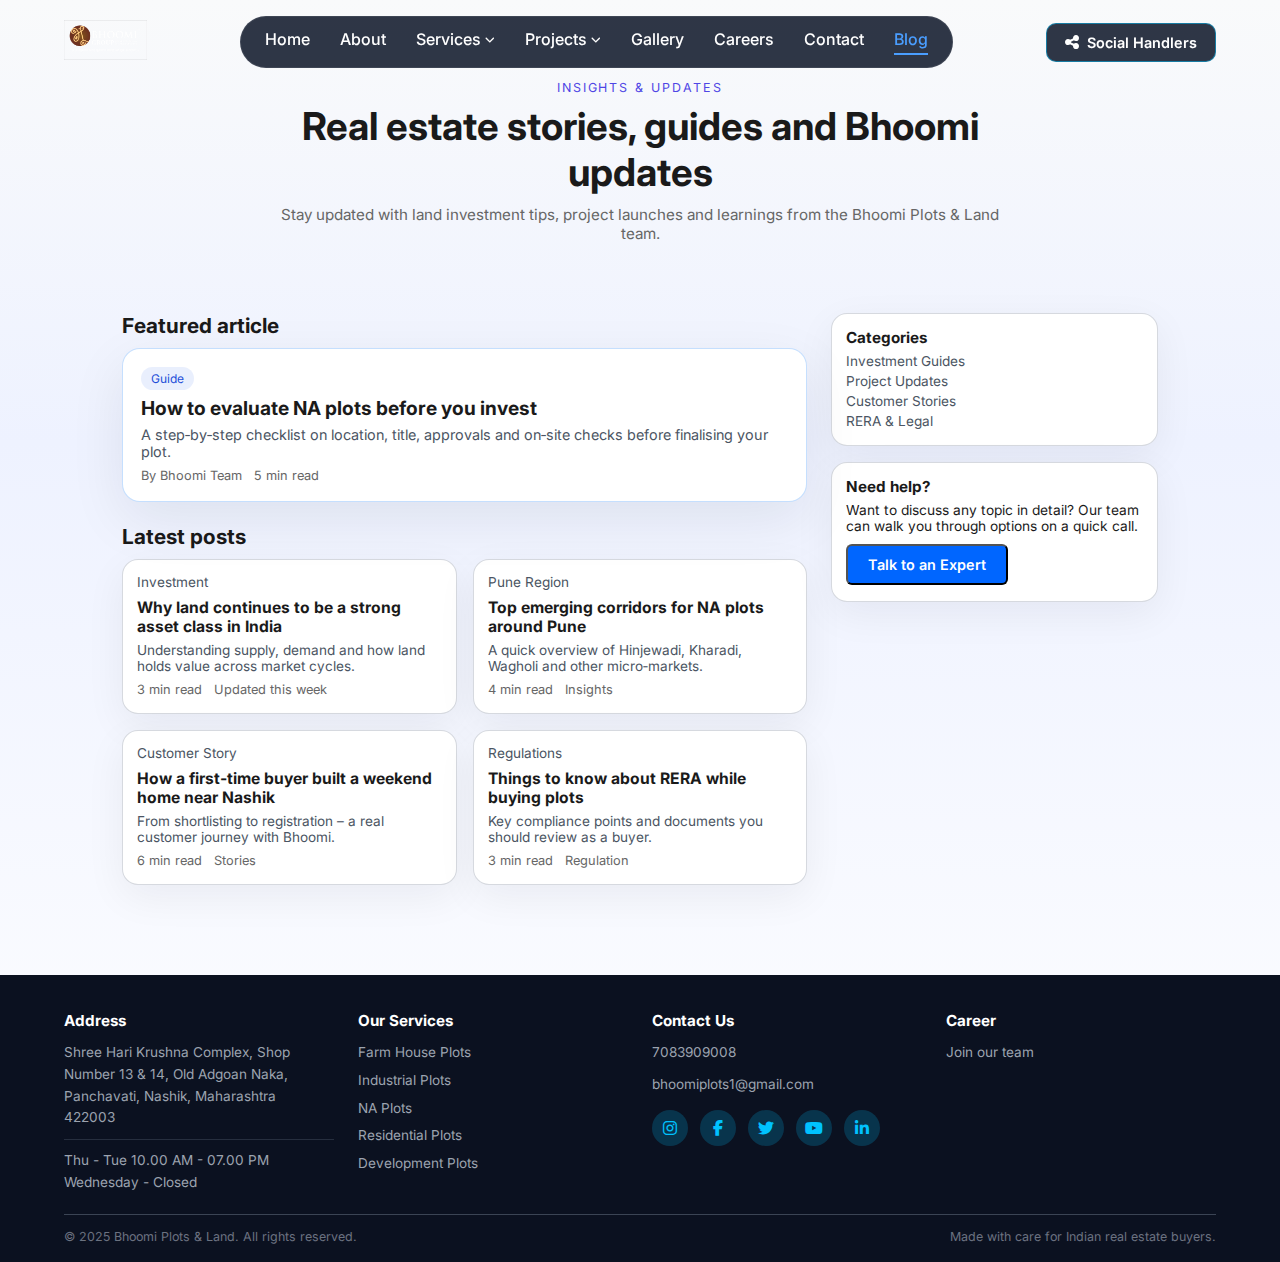
<file: blog.html>
<!DOCTYPE html>
<html lang="en">
  <head>
    <meta charset="UTF-8" />
    <meta name="viewport" content="width=device-width, initial-scale=1.0" />
    <title>Blog – Bhoomi Plots &amp; Land</title>
    <link
      href="https://fonts.googleapis.com/css2?family=Inter:wght@300;400;500;600;700&display=swap"
      rel="stylesheet" />
    <link
      rel="stylesheet"
      href="https://cdnjs.cloudflare.com/ajax/libs/font-awesome/6.4.0/css/all.min.css" />
    <link rel="stylesheet" href="./styles.css" />
  </head>
  <body class="blog-page">
    <nav class="navbar">
      <div>
        <img
          src="bhoomi-logo-white-1-1536x526.png"
          alt="Bhoomi Plots and Land"
          style="height: 40px; width: auto;" />
      </div>
      <button
        class="nav-toggle"
        id="navToggle"
        aria-label="Toggle menu"
        aria-expanded="false">
        <i class="fas fa-bars"></i>
      </button>
      <div class="nav-links">
        <a href="index.html">Home</a>
        <a href="about.html">About</a>

        <div class="nav-item has-dropdown">
          <a href="services.html">
            Services
            <i class="fas fa-chevron-down nav-caret"></i>
          </a>
          <div class="nav-dropdown">
            <a href="#">Sales</a>
            <a href="#">Marketing &amp; Branding</a>
            <a href="#">After Sales Services</a>
            <a href="#">Project Analysis</a>
          </div>
        </div>

        <div class="nav-item has-dropdown">
          <a href="projects.html">
            Projects
            <i class="fas fa-chevron-down nav-caret"></i>
          </a>
          <div class="nav-dropdown">
            <a href="projects-lands.html">Lands</a>
            <a href="projects-plots.html">Plots</a>
            <a href="projects-residential.html">Residential</a>
          </div>
        </div>

        <a href="gallery.html">Gallery</a>
        <a href="careers.html">Careers</a>
        <a href="contact.html">Contact</a>
        <a href="blog.html" class="active">Blog</a>
      </div>
      <div class="nav-actions nav-auth">
        <button type="button" class="btn-social-handlers" id="socialHandlersBtn" aria-label="Open social links">
          <i class="fas fa-share-nodes"></i> Social Handlers
        </button>
      </div>
    </nav>

    <!-- Social Handlers Popup -->
    <div class="social-popup-backdrop" id="socialPopbackdrop" aria-hidden="true">
      <div class="social-popup-panel">
        <button type="button" class="social-popup-close" id="socialPopClose" aria-label="Close">&times;</button>
        <h3 class="social-popup-title">Connect with us</h3>
        <p class="social-popup-subtitle">Follow Bhoomi Plots &amp; Land</p>
        <div class="social-popup-icons">
          <a href="https://www.instagram.com/bhoomigroup15/" target="_blank" rel="noopener noreferrer" class="social-popup-icon" aria-label="Instagram"><i class="fab fa-instagram"></i></a>
          <a href="https://www.facebook.com/bhoomiplots1" target="_blank" rel="noopener noreferrer" class="social-popup-icon" aria-label="Facebook"><i class="fab fa-facebook-f"></i></a>
          <a href="https://x.com/bhoomiplots" target="_blank" rel="noopener noreferrer" class="social-popup-icon" aria-label="X (Twitter)"><i class="fab fa-twitter"></i></a>
          <a href="https://www.youtube.com/@BhoomiGroup15" target="_blank" rel="noopener noreferrer" class="social-popup-icon" aria-label="YouTube"><i class="fab fa-youtube"></i></a>
          <a href="https://in.linkedin.com/company/bhoomigroup15" target="_blank" rel="noopener noreferrer" class="social-popup-icon" aria-label="LinkedIn"><i class="fab fa-linkedin-in"></i></a>
        </div>
      </div>
    </div>

    <header class="blog-hero">
      <div class="blog-hero-content">
        <p class="blog-kicker">Insights &amp; Updates</p>
        <h1>Real estate stories, guides and Bhoomi updates</h1>
        <p class="blog-lead">
          Stay updated with land investment tips, project launches and
          learnings from the Bhoomi Plots &amp; Land team.
        </p>
      </div>
    </header>

    <section class="blog-layout">
      <main class="blog-main">
        <section class="blog-featured">
          <h2>Featured article</h2>
          <article class="blog-feature-card">
            <div class="blog-feature-badge">Guide</div>
            <h3>How to evaluate NA plots before you invest</h3>
            <p>
              A step‑by‑step checklist on location, title, approvals and on‑site
              checks before finalising your plot.
            </p>
            <div class="blog-meta">
              <span>By Bhoomi Team</span>
              <span>5 min read</span>
            </div>
          </article>
        </section>

        <section class="blog-grid-section">
          <h2>Latest posts</h2>
          <div class="blog-grid">
            <article class="blog-card">
              <p class="blog-tag">Investment</p>
              <h3>Why land continues to be a strong asset class in India</h3>
              <p>
                Understanding supply, demand and how land holds value across
                market cycles.
              </p>
              <div class="blog-meta">
                <span>3 min read</span>
                <span>Updated this week</span>
              </div>
            </article>

            <article class="blog-card">
              <p class="blog-tag">Pune Region</p>
              <h3>Top emerging corridors for NA plots around Pune</h3>
              <p>
                A quick overview of Hinjewadi, Kharadi, Wagholi and other
                micro‑markets.
              </p>
              <div class="blog-meta">
                <span>4 min read</span>
                <span>Insights</span>
              </div>
            </article>

            <article class="blog-card">
              <p class="blog-tag">Customer Story</p>
              <h3>How a first‑time buyer built a weekend home near Nashik</h3>
              <p>
                From shortlisting to registration – a real customer journey with
                Bhoomi.
              </p>
              <div class="blog-meta">
                <span>6 min read</span>
                <span>Stories</span>
              </div>
            </article>

            <article class="blog-card">
              <p class="blog-tag">Regulations</p>
              <h3>Things to know about RERA while buying plots</h3>
              <p>
                Key compliance points and documents you should review as a
                buyer.
              </p>
              <div class="blog-meta">
                <span>3 min read</span>
                <span>Regulation</span>
              </div>
            </article>
          </div>
        </section>
      </main>

      <aside class="blog-sidebar">
        <section class="blog-widget">
          <h3>Categories</h3>
          <ul>
            <li><a href="#">Investment Guides</a></li>
            <li><a href="#">Project Updates</a></li>
            <li><a href="#">Customer Stories</a></li>
            <li><a href="#">RERA &amp; Legal</a></li>
          </ul>
        </section>

        <section class="blog-widget">
          <h3>Need help?</h3>
          <p>
            Want to discuss any topic in detail? Our team can walk you through
            options on a quick call.
          </p>
          <button class="btn-primary blog-cta-btn">Talk to an Expert</button>
        </section>
      </aside>
    </section>

    <footer class="footer">
      <div class="footer-inner">
        <div class="footer-col">
          <h4>Address</h4>
          <p class="footer-address">
            Shree Hari Krushna Complex, Shop<br />
            Number 13 &amp; 14, Old Adgoan Naka,<br />
            Panchavati, Nashik, Maharashtra<br />
            422003
          </p>
          <p class="footer-hours">
            Thu - Tue 10.00 AM - 07.00 PM<br />
            Wednesday - Closed
          </p>
        </div>
        <div class="footer-col">
          <h4>Our Services</h4>
          <ul>
            <li><a href="services.html">Farm House Plots</a></li>
            <li><a href="services.html">Industrial Plots</a></li>
            <li><a href="services.html">NA Plots</a></li>
            <li><a href="services.html">Residential Plots</a></li>
            <li><a href="services.html">Development Plots</a></li>
          </ul>
        </div>
        <div class="footer-col">
          <h4>Contact Us</h4>
          <p><a href="tel:+917083909008">7083909008</a></p>
          <p><a href="mailto:bhoomiplots1@gmail.com">bhoomiplots1@gmail.com</a></p>
          <div class="footer-social">
            <a href="https://www.instagram.com/bhoomigroup15/" target="_blank" rel="noopener noreferrer" aria-label="Instagram"><i class="fab fa-instagram"></i></a>
            <a href="https://www.facebook.com/bhoomiplots1" target="_blank" rel="noopener noreferrer" aria-label="Facebook"><i class="fab fa-facebook-f"></i></a>
            <a href="https://x.com/bhoomiplots" target="_blank" rel="noopener noreferrer" aria-label="X (Twitter)"><i class="fab fa-twitter"></i></a>
            <a href="https://www.youtube.com/@BhoomiGroup15" target="_blank" rel="noopener noreferrer" aria-label="YouTube"><i class="fab fa-youtube"></i></a>
            <a href="https://in.linkedin.com/company/bhoomigroup15" target="_blank" rel="noopener noreferrer" aria-label="LinkedIn"><i class="fab fa-linkedin-in"></i></a>
          </div>
        </div>
        <div class="footer-col">
          <h4>Career</h4>
          <p><a href="careers.html">Join our team</a></p>
        </div>
      </div>
      <div class="footer-bottom">
        <span>© 2025 Bhoomi Plots &amp; Land. All rights reserved.</span>
        <span>Made with care for Indian real estate buyers.</span>
      </div>
    </footer>

    <script src="script.js"></script>
  </body>
</html>
</file>
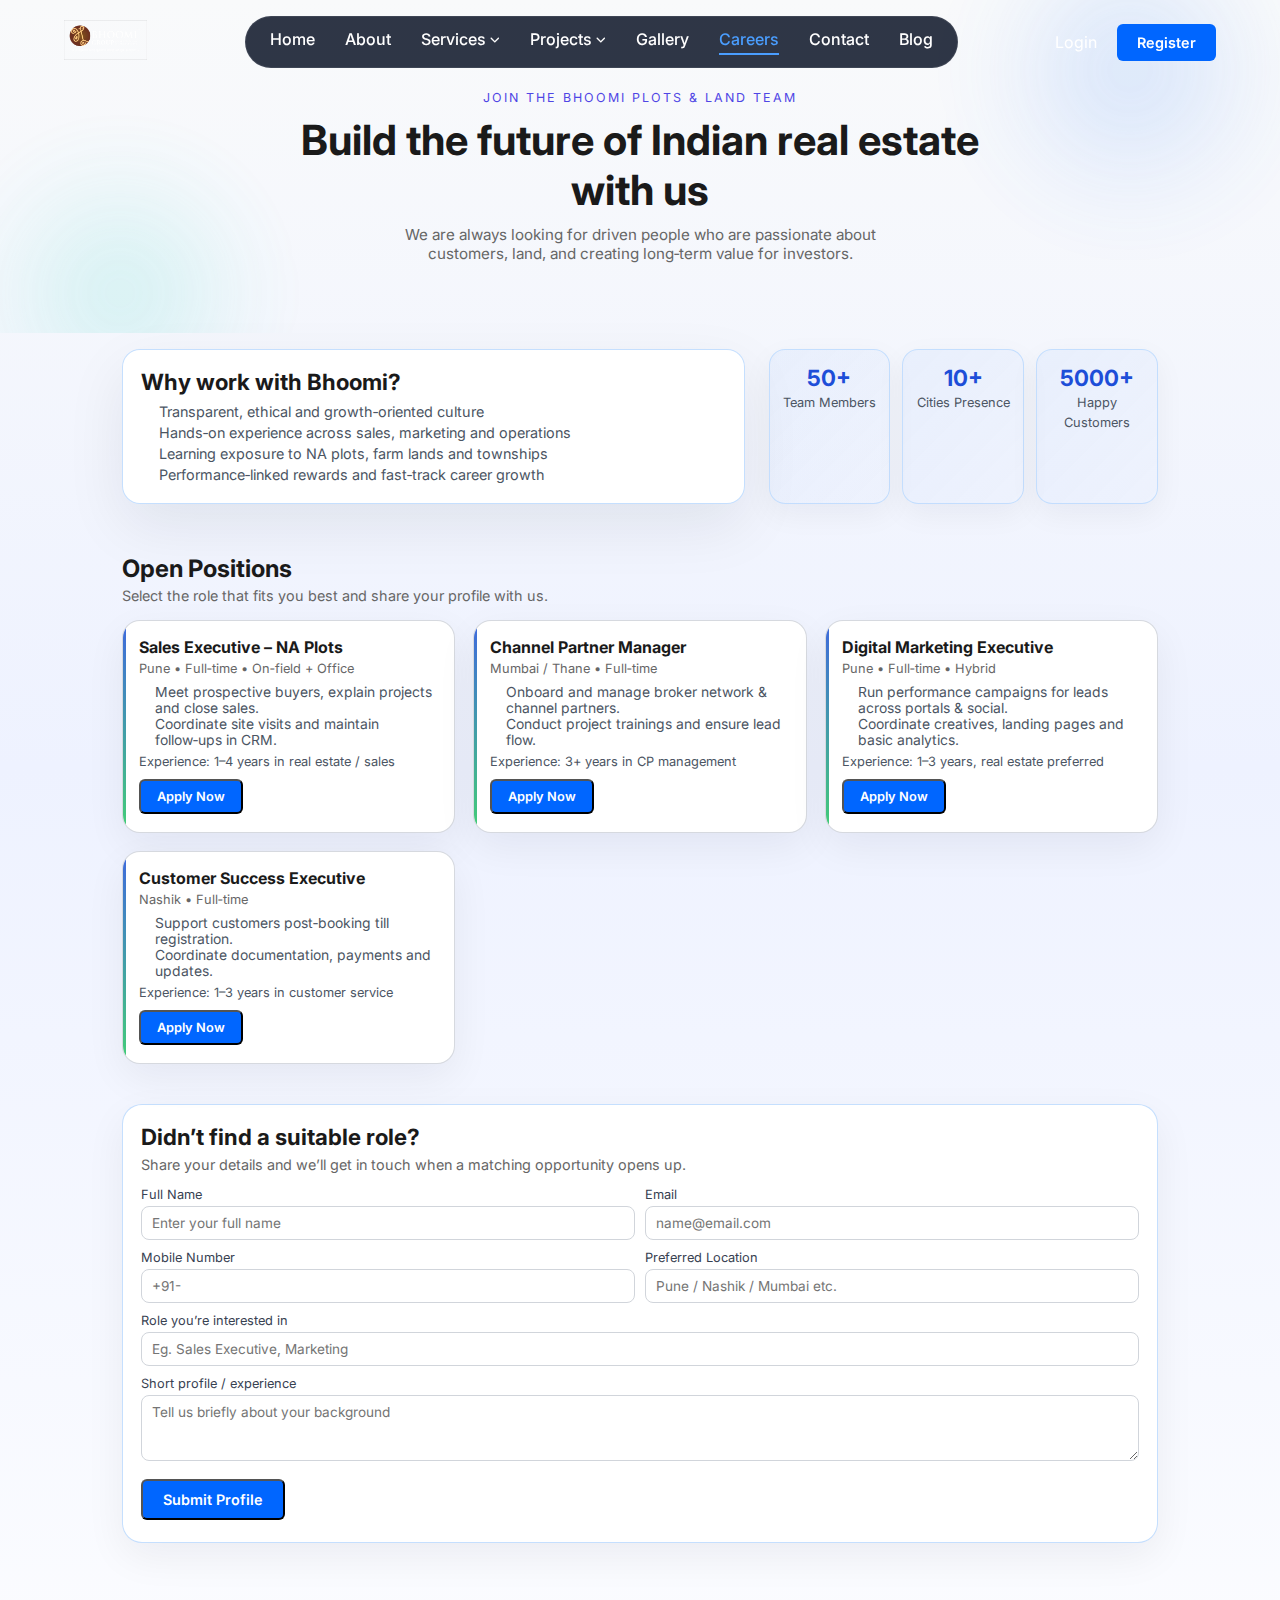
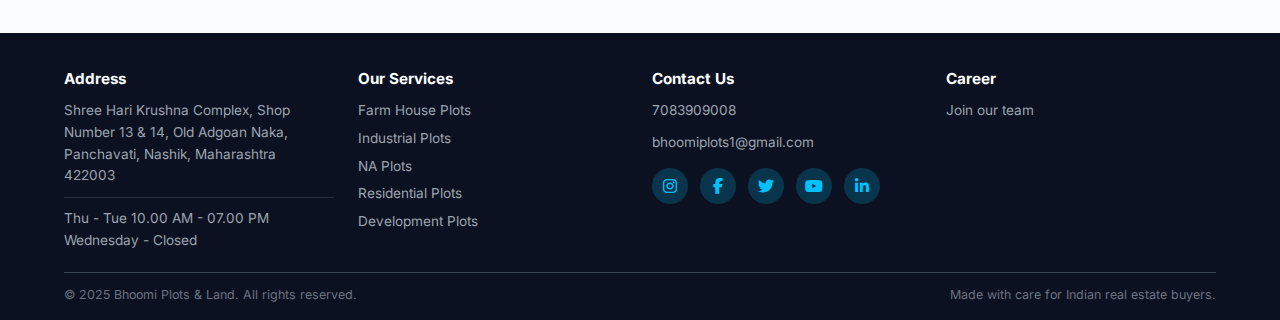
<file: careers.html>
<!DOCTYPE html>
<html lang="en">
  <head>
    <meta charset="UTF-8" />
    <meta name="viewport" content="width=device-width, initial-scale=1.0" />
    <title>Careers – Bhoomi Plots &amp; Land</title>
    <link
      href="https://fonts.googleapis.com/css2?family=Inter:wght@300;400;500;600;700&display=swap"
      rel="stylesheet" />
    <link
      rel="stylesheet"
      href="https://cdnjs.cloudflare.com/ajax/libs/font-awesome/6.4.0/css/all.min.css" />
    <link rel="stylesheet" href="./styles.css" />
  </head>
  <body class="careers-page">
    <nav class="navbar">
      <div>
        <img
          src="bhoomi-logo-white-1-1536x526.png"
          alt="Bhoomi Plots and Land"
          style="height: 40px; width: auto;" />
      </div>
      <button
        class="nav-toggle"
        id="navToggle"
        aria-label="Toggle menu"
        aria-expanded="false">
        <i class="fas fa-bars"></i>
      </button>
      <div class="nav-links">
        <a href="index.html">Home</a>
        <a href="about.html">About</a>

        <div class="nav-item has-dropdown">
          <a href="services.html">
            Services
            <i class="fas fa-chevron-down nav-caret"></i>
          </a>
          <div class="nav-dropdown">
            <a href="#">Sales</a>
            <a href="#">Marketing &amp; Branding</a>
            <a href="#">After Sales Services</a>
            <a href="#">Project Analysis</a>
          </div>
        </div>

        <div class="nav-item has-dropdown">
          <a href="projects.html">
            Projects
            <i class="fas fa-chevron-down nav-caret"></i>
          </a>
          <div class="nav-dropdown">
            <a href="projects-lands.html">Lands</a>
            <a href="projects-plots.html">Plots</a>
            <a href="projects-residential.html">Residential</a>
          </div>
        </div>

        <a href="gallery.html">Gallery</a>
        <a href="careers.html" class="active">Careers</a>
        <a href="contact.html">Contact</a>
        <a href="blog.html">Blog</a>
      </div>
      <div class="nav-actions nav-auth">
        <a href="#" id="loginBtn">Login</a>
        <a href="#" class="btn-primary" id="registerBtn">Register</a>
      </div>
    </nav>

    <header class="careers-hero">
      <div class="careers-hero-content">
        <p class="careers-kicker">Join the Bhoomi Plots &amp; Land team</p>
        <h1>Build the future of Indian real estate with us</h1>
        <p class="careers-lead">
          We are always looking for driven people who are passionate about
          customers, land, and creating long‑term value for investors.
        </p>
      </div>
    </header>

    <section class="careers-top-section">
      <div class="careers-perks">
        <h2>Why work with Bhoomi?</h2>
        <ul>
          <li>Transparent, ethical and growth‑oriented culture</li>
          <li>Hands‑on experience across sales, marketing and operations</li>
          <li>Learning exposure to NA plots, farm lands and townships</li>
          <li>Performance‑linked rewards and fast‑track career growth</li>
        </ul>
      </div>
      <div class="careers-stats">
        <div class="stat-card">
          <span class="stat-number">50+</span>
          <span class="stat-label">Team Members</span>
        </div>
        <div class="stat-card">
          <span class="stat-number">10+</span>
          <span class="stat-label">Cities Presence</span>
        </div>
        <div class="stat-card">
          <span class="stat-number">5000+</span>
          <span class="stat-label">Happy Customers</span>
        </div>
      </div>
    </section>

    <section class="careers-grid-section">
      <div class="careers-grid-header">
        <h2>Open Positions</h2>
        <p>Select the role that fits you best and share your profile with us.</p>
      </div>
      <div class="careers-grid">
        <article class="career-card">
          <h3>Sales Executive – NA Plots</h3>
          <p class="career-location">Pune • Full‑time • On‑field + Office</p>
          <ul>
            <li>Meet prospective buyers, explain projects and close sales.</li>
            <li>Coordinate site visits and maintain follow‑ups in CRM.</li>
          </ul>
          <p class="career-exp">Experience: 1–4 years in real estate / sales</p>
          <button class="btn-primary career-apply">Apply Now</button>
        </article>

        <article class="career-card">
          <h3>Channel Partner Manager</h3>
          <p class="career-location">Mumbai / Thane • Full‑time</p>
          <ul>
            <li>Onboard and manage broker network &amp; channel partners.</li>
            <li>Conduct project trainings and ensure lead flow.</li>
          </ul>
          <p class="career-exp">Experience: 3+ years in CP management</p>
          <button class="btn-primary career-apply">Apply Now</button>
        </article>

        <article class="career-card">
          <h3>Digital Marketing Executive</h3>
          <p class="career-location">Pune • Full‑time • Hybrid</p>
          <ul>
            <li>Run performance campaigns for leads across portals &amp; social.</li>
            <li>Coordinate creatives, landing pages and basic analytics.</li>
          </ul>
          <p class="career-exp">Experience: 1–3 years, real estate preferred</p>
          <button class="btn-primary career-apply">Apply Now</button>
        </article>

        <article class="career-card">
          <h3>Customer Success Executive</h3>
          <p class="career-location">Nashik • Full‑time</p>
          <ul>
            <li>Support customers post‑booking till registration.</li>
            <li>Coordinate documentation, payments and updates.</li>
          </ul>
          <p class="career-exp">Experience: 1–3 years in customer service</p>
          <button class="btn-primary career-apply">Apply Now</button>
        </article>
      </div>
    </section>

    <section class="careers-form-section">
      <div class="careers-form-card">
        <h2>Didn’t find a suitable role?</h2>
        <p>
          Share your details and we’ll get in touch when a matching opportunity
          opens up.
        </p>
        <form class="careers-form">
          <div class="form-row">
            <div class="form-field">
              <label>Full Name</label>
              <input type="text" placeholder="Enter your full name" />
            </div>
            <div class="form-field">
              <label>Email</label>
              <input type="email" placeholder="name@email.com" />
            </div>
          </div>
          <div class="form-row">
            <div class="form-field">
              <label>Mobile Number</label>
              <input type="tel" placeholder="+91-" />
            </div>
            <div class="form-field">
              <label>Preferred Location</label>
              <input type="text" placeholder="Pune / Nashik / Mumbai etc." />
            </div>
          </div>
          <div class="form-field">
            <label>Role you’re interested in</label>
            <input type="text" placeholder="Eg. Sales Executive, Marketing" />
          </div>
          <div class="form-field">
            <label>Short profile / experience</label>
            <textarea rows="3" placeholder="Tell us briefly about your background"></textarea>
          </div>
          <button type="submit" class="btn-primary">Submit Profile</button>
        </form>
      </div>
    </section>

    <footer class="footer">
      <div class="footer-inner">
        <div class="footer-col">
          <h4>Address</h4>
          <p class="footer-address">
            Shree Hari Krushna Complex, Shop<br />
            Number 13 &amp; 14, Old Adgoan Naka,<br />
            Panchavati, Nashik, Maharashtra<br />
            422003
          </p>
          <p class="footer-hours">
            Thu - Tue 10.00 AM - 07.00 PM<br />
            Wednesday - Closed
          </p>
        </div>
        <div class="footer-col">
          <h4>Our Services</h4>
          <ul>
            <li><a href="services.html">Farm House Plots</a></li>
            <li><a href="services.html">Industrial Plots</a></li>
            <li><a href="services.html">NA Plots</a></li>
            <li><a href="services.html">Residential Plots</a></li>
            <li><a href="services.html">Development Plots</a></li>
          </ul>
        </div>
        <div class="footer-col">
          <h4>Contact Us</h4>
          <p><a href="tel:+917083909008">7083909008</a></p>
          <p><a href="mailto:bhoomiplots1@gmail.com">bhoomiplots1@gmail.com</a></p>
          <div class="footer-social">
            <a href="https://www.instagram.com/bhoomigroup15/" target="_blank" rel="noopener noreferrer" aria-label="Instagram"><i class="fab fa-instagram"></i></a>
            <a href="https://www.facebook.com/bhoomiplots1" target="_blank" rel="noopener noreferrer" aria-label="Facebook"><i class="fab fa-facebook-f"></i></a>
            <a href="https://x.com/bhoomiplots" target="_blank" rel="noopener noreferrer" aria-label="X (Twitter)"><i class="fab fa-twitter"></i></a>
            <a href="https://www.youtube.com/@BhoomiGroup15" target="_blank" rel="noopener noreferrer" aria-label="YouTube"><i class="fab fa-youtube"></i></a>
            <a href="https://in.linkedin.com/company/bhoomigroup15" target="_blank" rel="noopener noreferrer" aria-label="LinkedIn"><i class="fab fa-linkedin-in"></i></a>
          </div>
        </div>
        <div class="footer-col">
          <h4>Career</h4>
          <p><a href="careers.html">Join our team</a></p>
        </div>
      </div>
      <div class="footer-bottom">
        <span>© 2025 Bhoomi Plots &amp; Land. All rights reserved.</span>
        <span>Made with care for Indian real estate buyers.</span>
      </div>
    </footer>

    <script src="script.js"></script>
  </body>
</html>
</file>
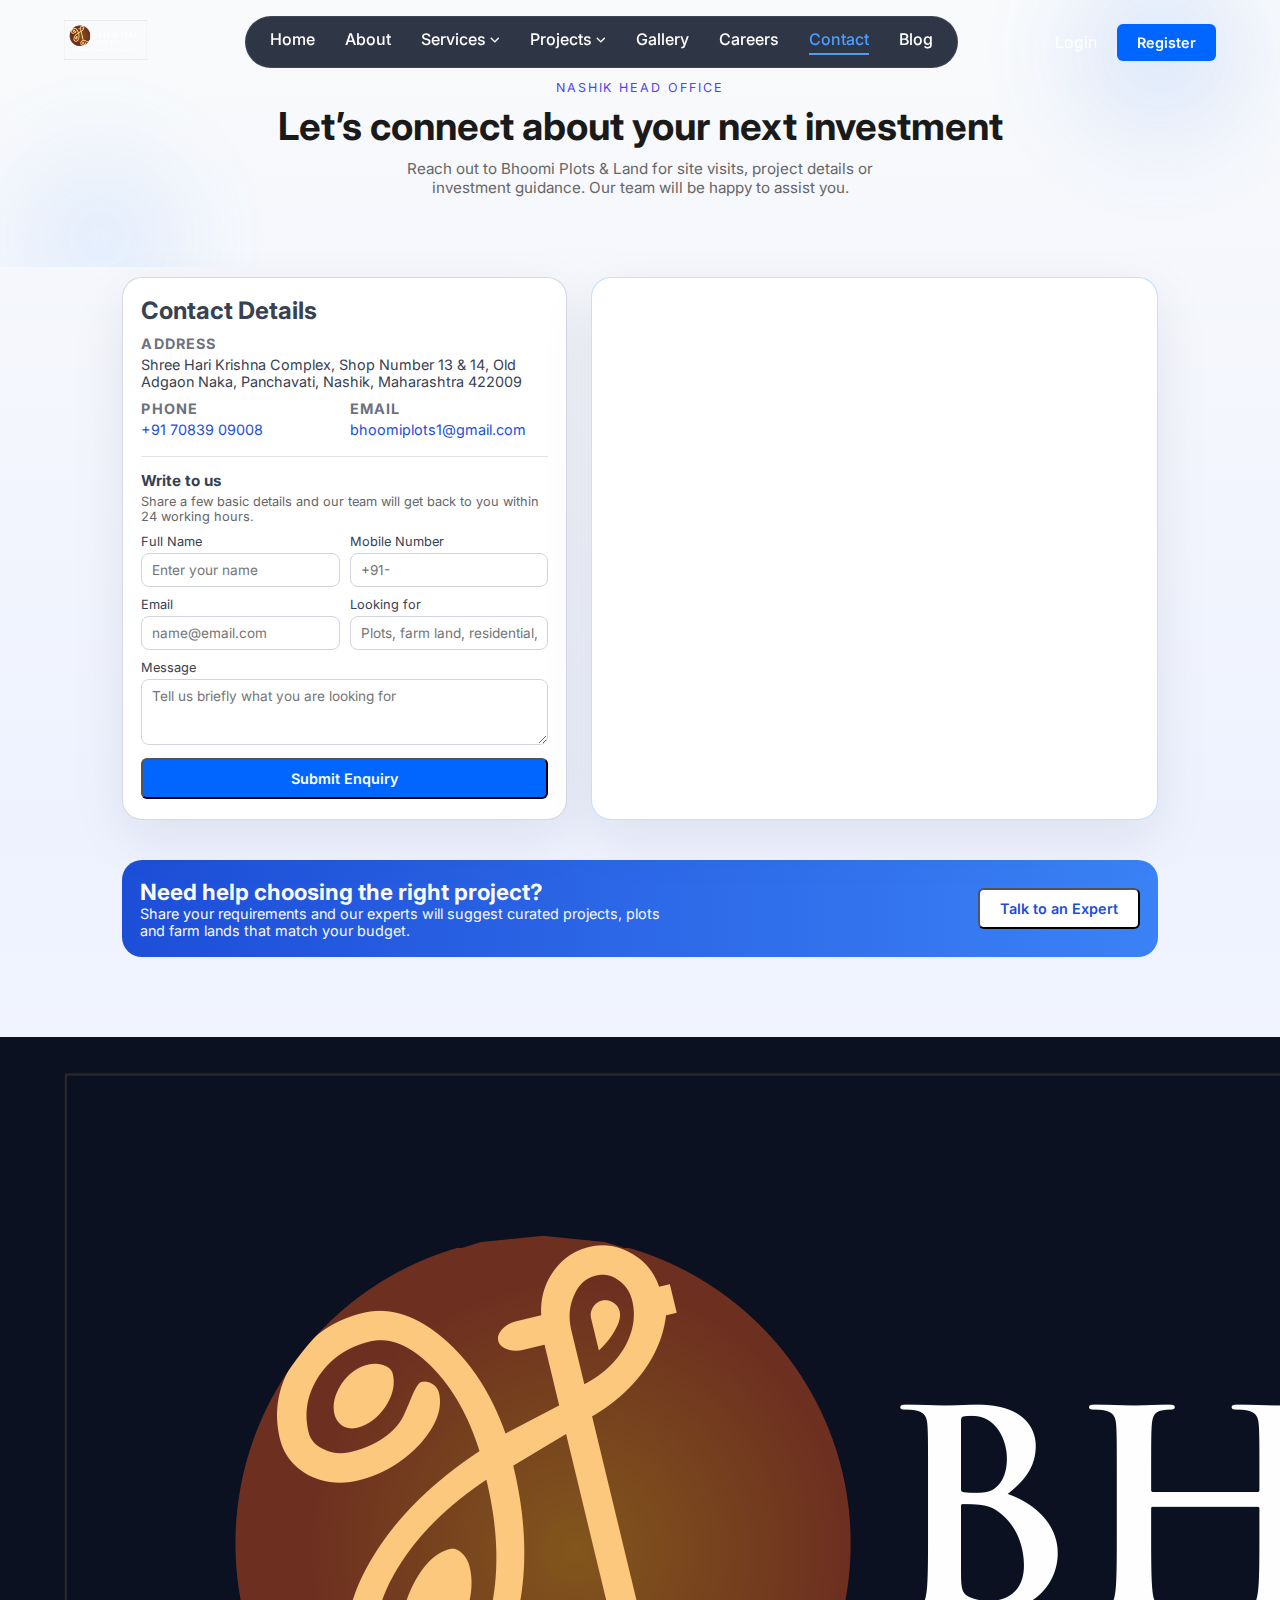
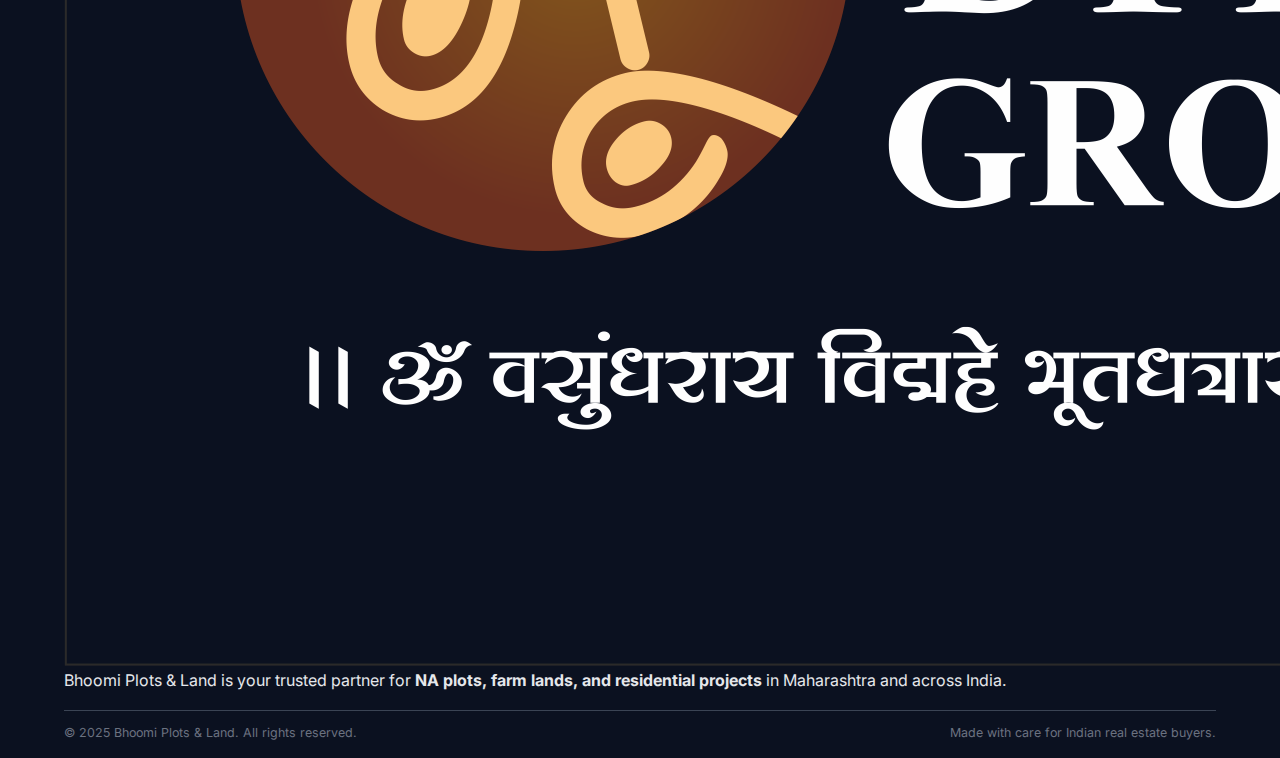
<file: contact.html>
<!DOCTYPE html>
<html lang="en">
  <head>
    <meta charset="UTF-8" />
    <meta name="viewport" content="width=device-width, initial-scale=1.0" />
    <title>Contact – Bhoomi Plots &amp; Land</title>
    <link
      href="https://fonts.googleapis.com/css2?family=Inter:wght@300;400;500;600;700&display=swap"
      rel="stylesheet" />
    <link
      rel="stylesheet"
      href="https://cdnjs.cloudflare.com/ajax/libs/font-awesome/6.4.0/css/all.min.css" />
    <link rel="stylesheet" href="./styles.css" />
  </head>
  <body class="contact-page">
    <nav class="navbar">
      <div>
        <img
          src="bhoomi-logo-white-1-1536x526.png"
          alt="Bhoomi Plots and Land"
          style="height: 40px; width: auto;" />
      </div>
      <button
        class="nav-toggle"
        id="navToggle"
        aria-label="Toggle menu"
        aria-expanded="false">
        <i class="fas fa-bars"></i>
      </button>
      <div class="nav-links">
        <a href="index.html">Home</a>
        <a href="about.html">About</a>

        <div class="nav-item has-dropdown">
          <a href="services.html">
            Services
            <i class="fas fa-chevron-down nav-caret"></i>
          </a>
          <div class="nav-dropdown">
            <a href="#">Sales</a>
            <a href="#">Marketing &amp; Branding</a>
            <a href="#">After Sales Services</a>
            <a href="#">Project Analysis</a>
          </div>
        </div>

        <div class="nav-item has-dropdown">
          <a href="projects.html">
            Projects
            <i class="fas fa-chevron-down nav-caret"></i>
          </a>
          <div class="nav-dropdown">
            <a href="projects-lands.html">Lands</a>
            <a href="projects-plots.html">Plots</a>
            <a href="projects-residential.html">Residential</a>
          </div>
        </div>

        <a href="gallery.html">Gallery</a>
        <a href="careers.html">Careers</a>
        <a href="contact.html" class="active">Contact</a>
        <a href="blog.html">Blog</a>
      </div>
      <div class="nav-actions nav-auth">
        <a href="#" id="loginBtn">Login</a>
        <a href="#" class="btn-primary" id="registerBtn">Register</a>
      </div>
    </nav>

    <header class="contact-hero">
      <div class="contact-hero-content">
        <p class="contact-kicker">Nashik Head Office</p>
        <h1>Let’s connect about your next investment</h1>
        <p class="contact-lead">
          Reach out to Bhoomi Plots &amp; Land for site visits, project details
          or investment guidance. Our team will be happy to assist you.
        </p>
      </div>
    </header>

    <section class="contact-main">
      <div class="contact-card">
        <h2>Contact Details</h2>

        <div class="contact-block">
          <h3>Address</h3>
          <p>
            Shree Hari Krishna Complex, Shop Number 13 &amp; 14, Old Adgaon
            Naka, Panchavati, Nashik, Maharashtra 422009
          </p>
        </div>

        <div class="contact-row">
          <div class="contact-block">
            <h3>Phone</h3>
            <p><a href="tel:+917083909008">+91 70839 09008</a></p>
          </div>
          <div class="contact-block">
            <h3>Email</h3>
            <p>
              <a href="mailto:bhoomiplots1@gmail.com"
                >bhoomiplots1@gmail.com</a
              >
            </p>
          </div>
        </div>

        <hr class="contact-divider" />

        <div class="contact-form-wrapper">
          <h3>Write to us</h3>
          <p class="contact-form-sub">
            Share a few basic details and our team will get back to you within
            24 working hours.
          </p>

          <form class="contact-form">
            <div class="form-row">
              <div class="form-field">
                <label>Full Name</label>
                <input type="text" placeholder="Enter your name" />
              </div>
              <div class="form-field">
                <label>Mobile Number</label>
                <input type="tel" placeholder="+91-" />
              </div>
            </div>
            <div class="form-row">
              <div class="form-field">
                <label>Email</label>
                <input type="email" placeholder="name@email.com" />
              </div>
              <div class="form-field">
                <label>Looking for</label>
                <input
                  type="text"
                  placeholder="Plots, farm land, residential, commercial…" />
              </div>
            </div>
            <div class="form-field">
              <label>Message</label>
              <textarea
                rows="3"
                placeholder="Tell us briefly what you are looking for"></textarea>
            </div>
            <button type="submit" class="btn-primary">Submit Enquiry</button>
          </form>
        </div>
      </div>

       <div class="contact-map-card">
         <iframe
           src="https://www.google.com/maps/embed?pb=!1m14!1m8!1m3!1d7283.18538469237!2d73.802847!3d20.009123!3m2!1i1024!2i768!4f13.1!3m3!1m2!1s0x853487d93d9f99b1%3A0xb100d269bc985d00!2sBhoomi%20Group%20%231%20Real%20Estate%20%26%20land%20Developers%20Company%20in%20Nashik!5e1!3m2!1sen!2sin!4v1770633342200!5m2!1sen!2sin"
           width="100%"
           height="100%"
           style="border: 0"
           allowfullscreen=""
           loading="lazy"
           referrerpolicy="no-referrer-when-downgrade"></iframe>
       </div>
    </section>

    <section class="contact-bottom">
      <div class="contact-bottom-card">
        <div>
          <h2>Need help choosing the right project?</h2>
          <p>
            Share your requirements and our experts will suggest curated
            projects, plots and farm lands that match your budget.
          </p>
        </div>
        <button class="btn-primary contact-cta-btn">Talk to an Expert</button>
      </div>
    </section>

    <footer class="footer">
      <div class="footer-inner">
        <div class="footer-brand">
          <img
            src="bhoomi-logo-white-1-1536x526.png"
            alt="Bhoomi Plots and Land" />
          <p>
            Bhoomi Plots &amp; Land is your trusted partner for
            <strong> NA plots, farm lands, and residential projects </strong> in
            Maharashtra and across India.
          </p>
        </div>

        <div class="footer-columns">
          <div>
            <h4>Popular Locations</h4>
            <ul>
              <li>Pune – Hinjewadi, Baner, Kharadi</li>
              <li>Mumbai – Navi Mumbai, Thane</li>
              <li>Bangalore – Whitefield, Sarjapur Road</li>
            </ul>
          </div>
          <div>
            <h4>Quick Links</h4>
            <ul>
              <li><a href="about.html">About Bhoomi</a></li>
              <li><a href="gallery.html">Gallery</a></li>
              <li><a href="careers.html">Careers</a></li>
              <li><a href="contact.html">Contact</a></li>
            </ul>
          </div>
          <div>
            <h4>Contact</h4>
            <ul>
              <li>📍 Pune, Maharashtra, India</li>
              <li>📞 +91-98765 43210</li>
              <li>✉️ info@bhoomiplots.in</li>
            </ul>
          </div>
        </div>
      </div>
      <div class="footer-bottom">
        <span>© 2025 Bhoomi Plots &amp; Land. All rights reserved.</span>
        <span>Made with care for Indian real estate buyers.</span>
      </div>
    </footer>

    <script src="script.js"></script>
  </body>
</html>
</file>
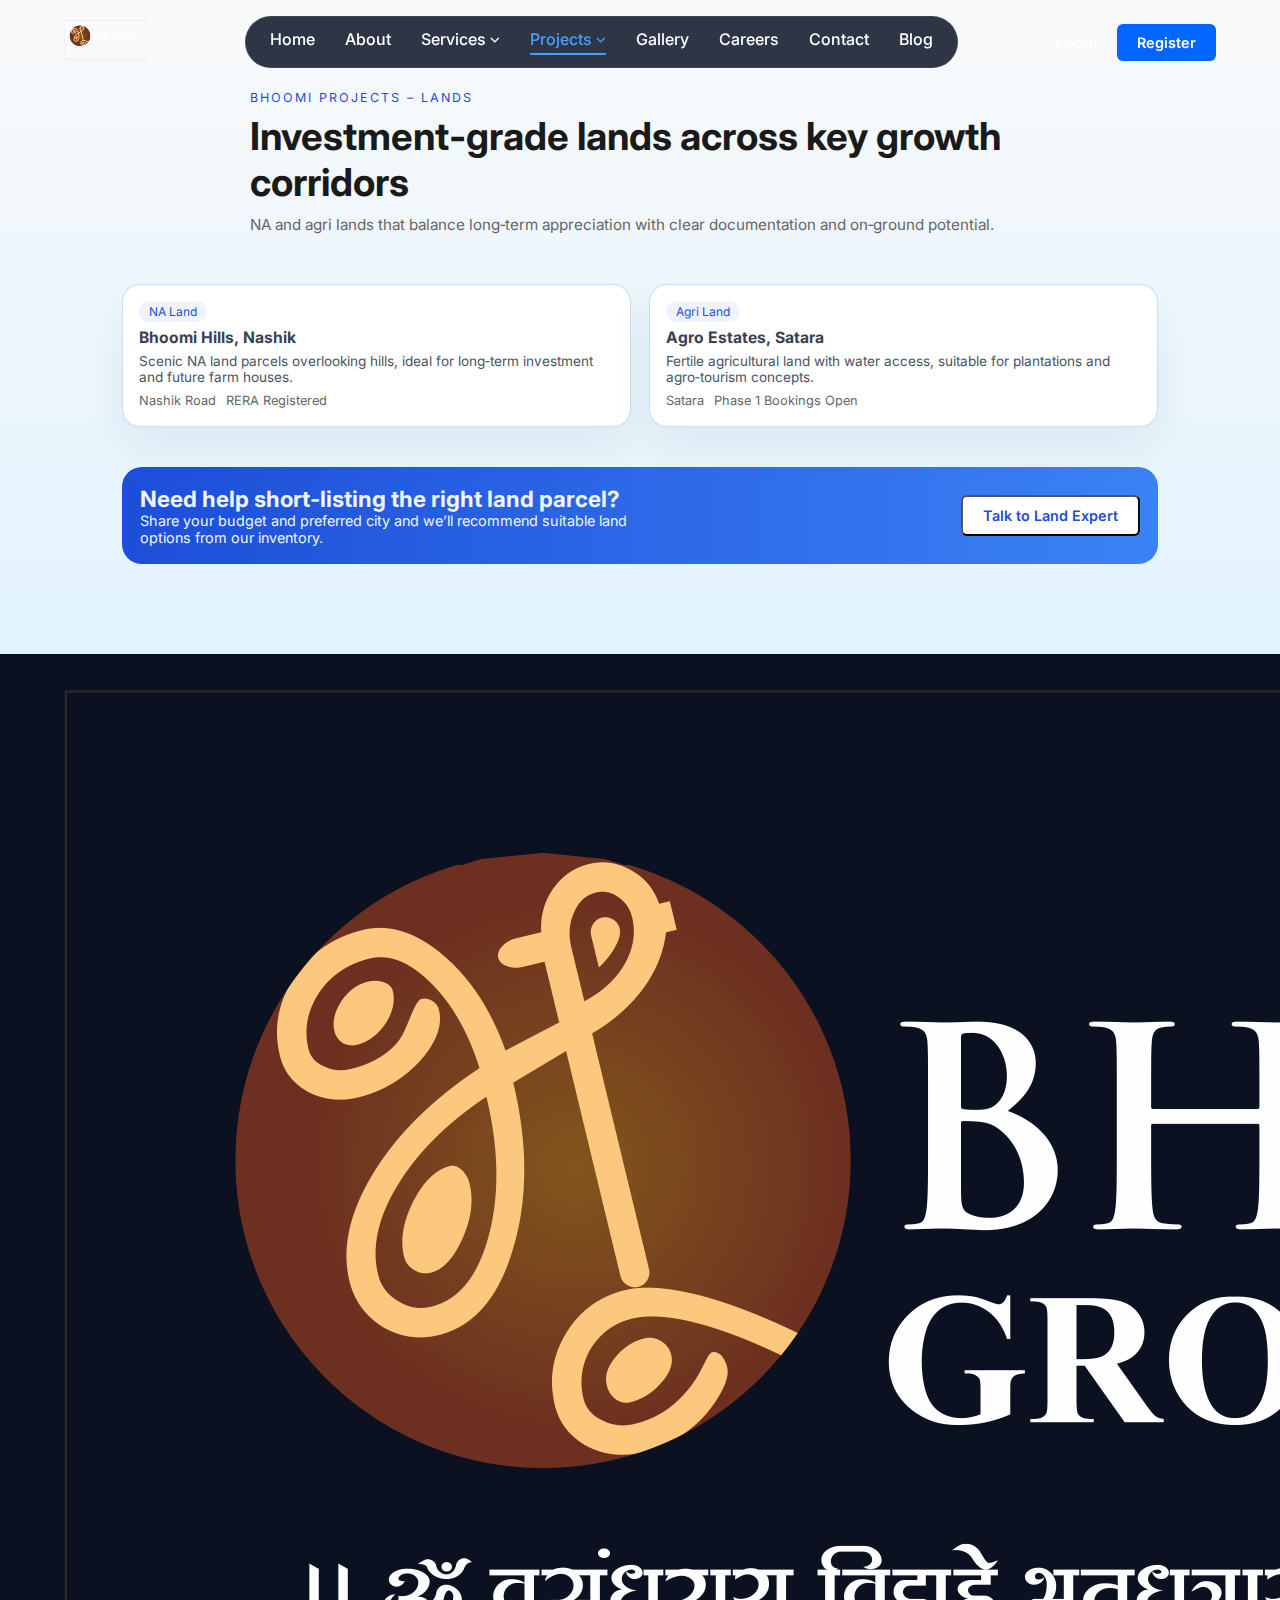
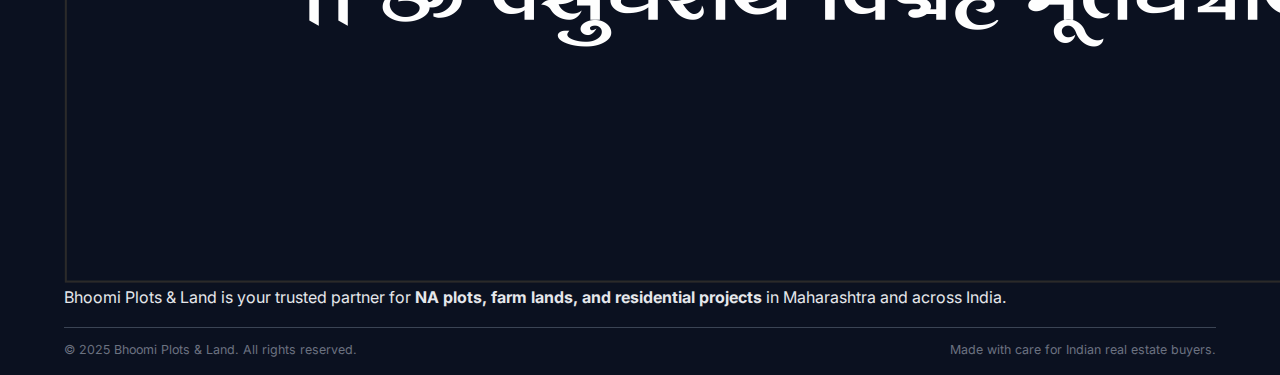
<file: projects-lands.html>
<!DOCTYPE html>
<html lang="en">
  <head>
    <meta charset="UTF-8" />
    <meta name="viewport" content="width=device-width, initial-scale=1.0" />
    <title>Lands – Bhoomi Projects</title>
    <link
      href="https://fonts.googleapis.com/css2?family=Inter:wght@300;400;500;600;700&display=swap"
      rel="stylesheet" />
    <link
      rel="stylesheet"
      href="https://cdnjs.cloudflare.com/ajax/libs/font-awesome/6.4.0/css/all.min.css" />
    <link rel="stylesheet" href="./styles.css" />
  </head>
  <body class="projects-page">
    <nav class="navbar">
      <div>
        <img
          src="bhoomi-logo-white-1-1536x526.png"
          alt="Bhoomi Plots and Land"
          style="height: 40px; width: auto;" />
      </div>
      <button
        class="nav-toggle"
        id="navToggle"
        aria-label="Toggle menu"
        aria-expanded="false">
        <i class="fas fa-bars"></i>
      </button>
      <div class="nav-links">
        <a href="index.html">Home</a>
        <a href="about.html">About</a>

        <div class="nav-item has-dropdown">
          <a href="services.html">
            Services
            <i class="fas fa-chevron-down nav-caret"></i>
          </a>
          <div class="nav-dropdown">
            <a href="#">Sales</a>
            <a href="#">Marketing &amp; Branding</a>
            <a href="#">After Sales Services</a>
            <a href="#">Project Analysis</a>
          </div>
        </div>

        <div class="nav-item has-dropdown">
          <a href="projects.html" class="active">
            Projects
            <i class="fas fa-chevron-down nav-caret"></i>
          </a>
          <div class="nav-dropdown">
            <a href="projects-lands.html">Lands</a>
            <a href="projects-plots.html">Plots</a>
            <a href="projects-residential.html">Residential</a>
          </div>
        </div>

        <a href="gallery.html">Gallery</a>
        <a href="careers.html">Careers</a>
        <a href="contact.html">Contact</a>
        <a href="blog.html">Blog</a>
      </div>
      <div class="nav-actions nav-auth">
        <a href="#" id="loginBtn">Login</a>
        <a href="#" class="btn-primary" id="registerBtn">Register</a>
      </div>
    </nav>

    <header class="projects-hero">
      <div class="projects-hero-content">
        <p class="projects-kicker">Bhoomi Projects – Lands</p>
        <h1>Investment‑grade lands across key growth corridors</h1>
        <p class="projects-lead">
          NA and agri lands that balance long‑term appreciation with clear
          documentation and on‑ground potential.
        </p>
      </div>
    </header>

    <section class="projects-grid-section">
      <div class="projects-grid">
        <article class="project-card">
          <div class="project-pill">NA Land</div>
          <h3>Bhoomi Hills, Nashik</h3>
          <p>
            Scenic NA land parcels overlooking hills, ideal for long‑term
            investment and future farm houses.
          </p>
          <div class="project-meta">
            <span>Nashik Road</span>
            <span>RERA Registered</span>
          </div>
        </article>

        <article class="project-card">
          <div class="project-pill">Agri Land</div>
          <h3>Agro Estates, Satara</h3>
          <p>
            Fertile agricultural land with water access, suitable for
            plantations and agro‑tourism concepts.
          </p>
          <div class="project-meta">
            <span>Satara</span>
            <span>Phase 1 Bookings Open</span>
          </div>
        </article>
      </div>
    </section>

    <section class="projects-cta">
      <div class="projects-cta-card">
        <div>
          <h2>Need help short‑listing the right land parcel?</h2>
          <p>
            Share your budget and preferred city and we’ll recommend suitable
            land options from our inventory.
          </p>
        </div>
        <button class="btn-primary">Talk to Land Expert</button>
      </div>
    </section>

    <footer class="footer">
      <div class="footer-inner">
        <div class="footer-brand">
          <img
            src="bhoomi-logo-white-1-1536x526.png"
            alt="Bhoomi Plots and Land" />
          <p>
            Bhoomi Plots &amp; Land is your trusted partner for
            <strong> NA plots, farm lands, and residential projects </strong> in
            Maharashtra and across India.
          </p>
        </div>

        <div class="footer-columns">
          <div>
            <h4>Popular Locations</h4>
            <ul>
              <li>Pune – Hinjewadi, Baner, Kharadi</li>
              <li>Mumbai – Navi Mumbai, Thane</li>
              <li>Bangalore – Whitefield, Sarjapur Road</li>
            </ul>
          </div>
          <div>
            <h4>Quick Links</h4>
            <ul>
              <li><a href="about.html">About Bhoomi</a></li>
              <li><a href="gallery.html">Gallery</a></li>
              <li><a href="careers.html">Careers</a></li>
              <li><a href="contact.html">Contact</a></li>
            </ul>
          </div>
          <div>
            <h4>Contact</h4>
            <ul>
              <li>📍 Pune, Maharashtra, India</li>
              <li>📞 +91-98765 43210</li>
              <li>✉️ info@bhoomiplots.in</li>
            </ul>
          </div>
        </div>
      </div>
      <div class="footer-bottom">
        <span>© 2025 Bhoomi Plots &amp; Land. All rights reserved.</span>
        <span>Made with care for Indian real estate buyers.</span>
      </div>
    </footer>

    <script src="script.js"></script>
  </body>
</html>
</file>
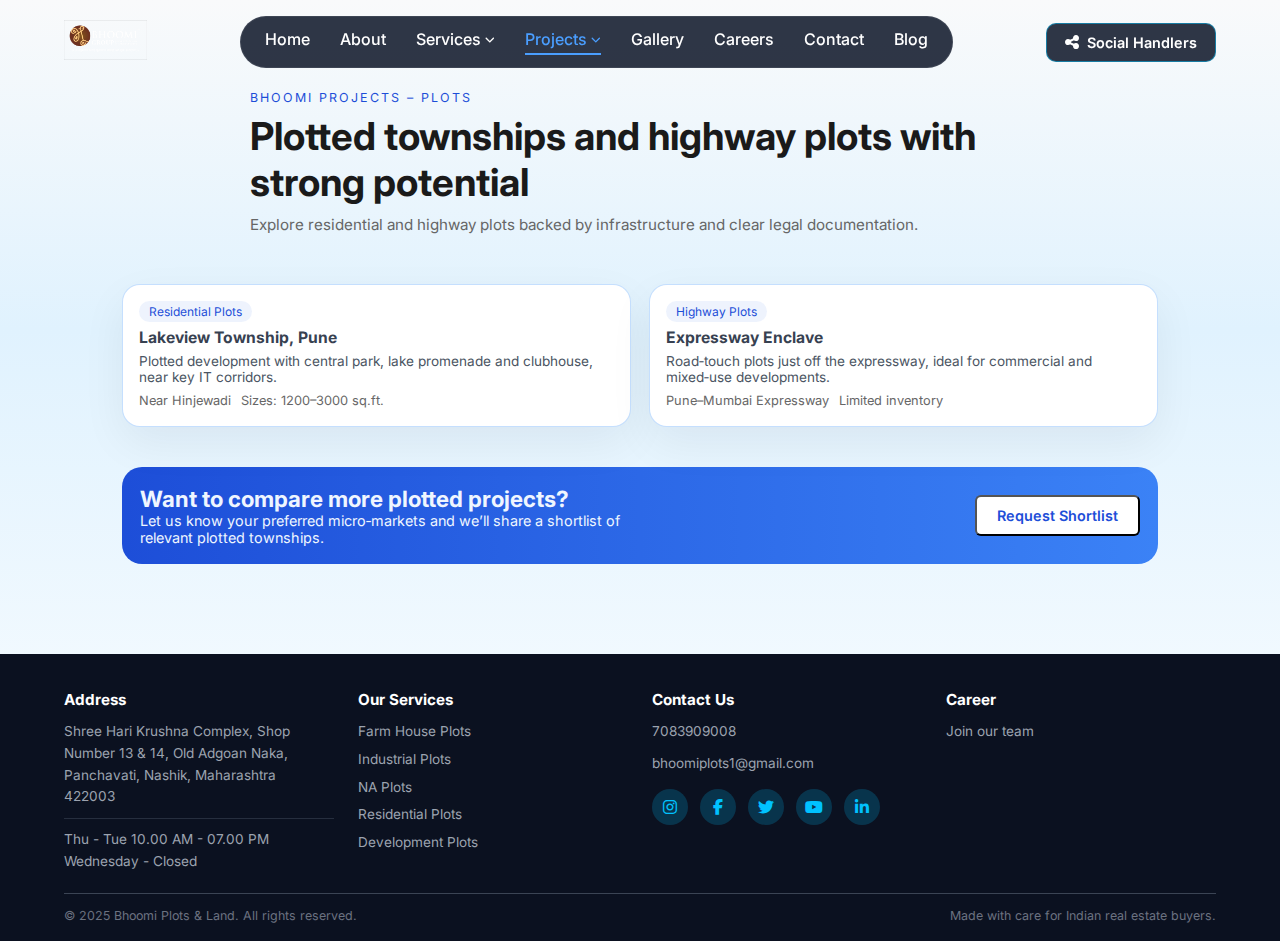
<file: projects-plots.html>
<!DOCTYPE html>
<html lang="en">
  <head>
    <meta charset="UTF-8" />
    <meta name="viewport" content="width=device-width, initial-scale=1.0" />
    <title>Plots – Bhoomi Projects</title>
    <link
      href="https://fonts.googleapis.com/css2?family=Inter:wght@300;400;500;600;700&display=swap"
      rel="stylesheet" />
    <link
      rel="stylesheet"
      href="https://cdnjs.cloudflare.com/ajax/libs/font-awesome/6.4.0/css/all.min.css" />
    <link rel="stylesheet" href="./styles.css" />
  </head>
  <body class="projects-page">
    <nav class="navbar">
      <div>
        <img
          src="bhoomi-logo-white-1-1536x526.png"
          alt="Bhoomi Plots and Land"
          style="height: 40px; width: auto;" />
      </div>
      <button
        class="nav-toggle"
        id="navToggle"
        aria-label="Toggle menu"
        aria-expanded="false">
        <i class="fas fa-bars"></i>
      </button>
      <div class="nav-links">
        <a href="index.html">Home</a>
        <a href="about.html">About</a>

        <div class="nav-item has-dropdown">
          <a href="services.html">
            Services
            <i class="fas fa-chevron-down nav-caret"></i>
          </a>
          <div class="nav-dropdown">
            <a href="#">Sales</a>
            <a href="#">Marketing &amp; Branding</a>
            <a href="#">After Sales Services</a>
            <a href="#">Project Analysis</a>
          </div>
        </div>

        <div class="nav-item has-dropdown">
          <a href="projects.html" class="active">
            Projects
            <i class="fas fa-chevron-down nav-caret"></i>
          </a>
          <div class="nav-dropdown">
            <a href="projects-lands.html">Lands</a>
            <a href="projects-plots.html">Plots</a>
            <a href="projects-residential.html">Residential</a>
          </div>
        </div>

        <a href="gallery.html">Gallery</a>
        <a href="careers.html">Careers</a>
        <a href="contact.html">Contact</a>
        <a href="blog.html">Blog</a>
      </div>
      <div class="nav-actions nav-auth">
        <button type="button" class="btn-social-handlers" id="socialHandlersBtn" aria-label="Open social links">
          <i class="fas fa-share-nodes"></i> Social Handlers
        </button>
      </div>
    </nav>

    <!-- Social Handlers Popup -->
    <div class="social-popup-backdrop" id="socialPopbackdrop" aria-hidden="true">
      <div class="social-popup-panel">
        <button type="button" class="social-popup-close" id="socialPopClose" aria-label="Close">&times;</button>
        <h3 class="social-popup-title">Connect with us</h3>
        <p class="social-popup-subtitle">Follow Bhoomi Plots &amp; Land</p>
        <div class="social-popup-icons">
          <a href="https://www.instagram.com/bhoomigroup15/" target="_blank" rel="noopener noreferrer" class="social-popup-icon" aria-label="Instagram"><i class="fab fa-instagram"></i></a>
          <a href="https://www.facebook.com/bhoomiplots1" target="_blank" rel="noopener noreferrer" class="social-popup-icon" aria-label="Facebook"><i class="fab fa-facebook-f"></i></a>
          <a href="https://x.com/bhoomiplots" target="_blank" rel="noopener noreferrer" class="social-popup-icon" aria-label="X (Twitter)"><i class="fab fa-twitter"></i></a>
          <a href="https://www.youtube.com/@BhoomiGroup15" target="_blank" rel="noopener noreferrer" class="social-popup-icon" aria-label="YouTube"><i class="fab fa-youtube"></i></a>
          <a href="https://in.linkedin.com/company/bhoomigroup15" target="_blank" rel="noopener noreferrer" class="social-popup-icon" aria-label="LinkedIn"><i class="fab fa-linkedin-in"></i></a>
        </div>
      </div>
    </div>

    <header class="projects-hero">
      <div class="projects-hero-content">
        <p class="projects-kicker">Bhoomi Projects – Plots</p>
        <h1>Plotted townships and highway plots with strong potential</h1>
        <p class="projects-lead">
          Explore residential and highway plots backed by infrastructure and
          clear legal documentation.
        </p>
      </div>
    </header>

    <section class="projects-grid-section">
      <div class="projects-grid">
        <article class="project-card">
          <div class="project-pill">Residential Plots</div>
          <h3>Lakeview Township, Pune</h3>
          <p>
            Plotted development with central park, lake promenade and clubhouse,
            near key IT corridors.
          </p>
          <div class="project-meta">
            <span>Near Hinjewadi</span>
            <span>Sizes: 1200–3000 sq.ft.</span>
          </div>
        </article>

        <article class="project-card">
          <div class="project-pill">Highway Plots</div>
          <h3>Expressway Enclave</h3>
          <p>
            Road‑touch plots just off the expressway, ideal for commercial and
            mixed‑use developments.
          </p>
          <div class="project-meta">
            <span>Pune–Mumbai Expressway</span>
            <span>Limited inventory</span>
          </div>
        </article>
      </div>
    </section>

    <section class="projects-cta">
      <div class="projects-cta-card">
        <div>
          <h2>Want to compare more plotted projects?</h2>
          <p>
            Let us know your preferred micro‑markets and we’ll share a shortlist
            of relevant plotted townships.
          </p>
        </div>
        <button class="btn-primary">Request Shortlist</button>
      </div>
    </section>

    <footer class="footer">
      <div class="footer-inner">
        <div class="footer-col">
          <h4>Address</h4>
          <p class="footer-address">
            Shree Hari Krushna Complex, Shop<br />
            Number 13 &amp; 14, Old Adgoan Naka,<br />
            Panchavati, Nashik, Maharashtra<br />
            422003
          </p>
          <p class="footer-hours">
            Thu - Tue 10.00 AM - 07.00 PM<br />
            Wednesday - Closed
          </p>
        </div>
        <div class="footer-col">
          <h4>Our Services</h4>
          <ul>
            <li><a href="services.html">Farm House Plots</a></li>
            <li><a href="services.html">Industrial Plots</a></li>
            <li><a href="services.html">NA Plots</a></li>
            <li><a href="services.html">Residential Plots</a></li>
            <li><a href="services.html">Development Plots</a></li>
          </ul>
        </div>
        <div class="footer-col">
          <h4>Contact Us</h4>
          <p><a href="tel:+917083909008">7083909008</a></p>
          <p><a href="mailto:bhoomiplots1@gmail.com">bhoomiplots1@gmail.com</a></p>
          <div class="footer-social">
            <a href="https://www.instagram.com/bhoomigroup15/" target="_blank" rel="noopener noreferrer" aria-label="Instagram"><i class="fab fa-instagram"></i></a>
            <a href="https://www.facebook.com/bhoomiplots1" target="_blank" rel="noopener noreferrer" aria-label="Facebook"><i class="fab fa-facebook-f"></i></a>
            <a href="https://x.com/bhoomiplots" target="_blank" rel="noopener noreferrer" aria-label="X (Twitter)"><i class="fab fa-twitter"></i></a>
            <a href="https://www.youtube.com/@BhoomiGroup15" target="_blank" rel="noopener noreferrer" aria-label="YouTube"><i class="fab fa-youtube"></i></a>
            <a href="https://in.linkedin.com/company/bhoomigroup15" target="_blank" rel="noopener noreferrer" aria-label="LinkedIn"><i class="fab fa-linkedin-in"></i></a>
          </div>
        </div>
        <div class="footer-col">
          <h4>Career</h4>
          <p><a href="careers.html">Join our team</a></p>
        </div>
      </div>
      <div class="footer-bottom">
        <span>© 2025 Bhoomi Plots &amp; Land. All rights reserved.</span>
        <span>Made with care for Indian real estate buyers.</span>
      </div>
    </footer>

    <script src="script.js"></script>
  </body>
</html>
</file>
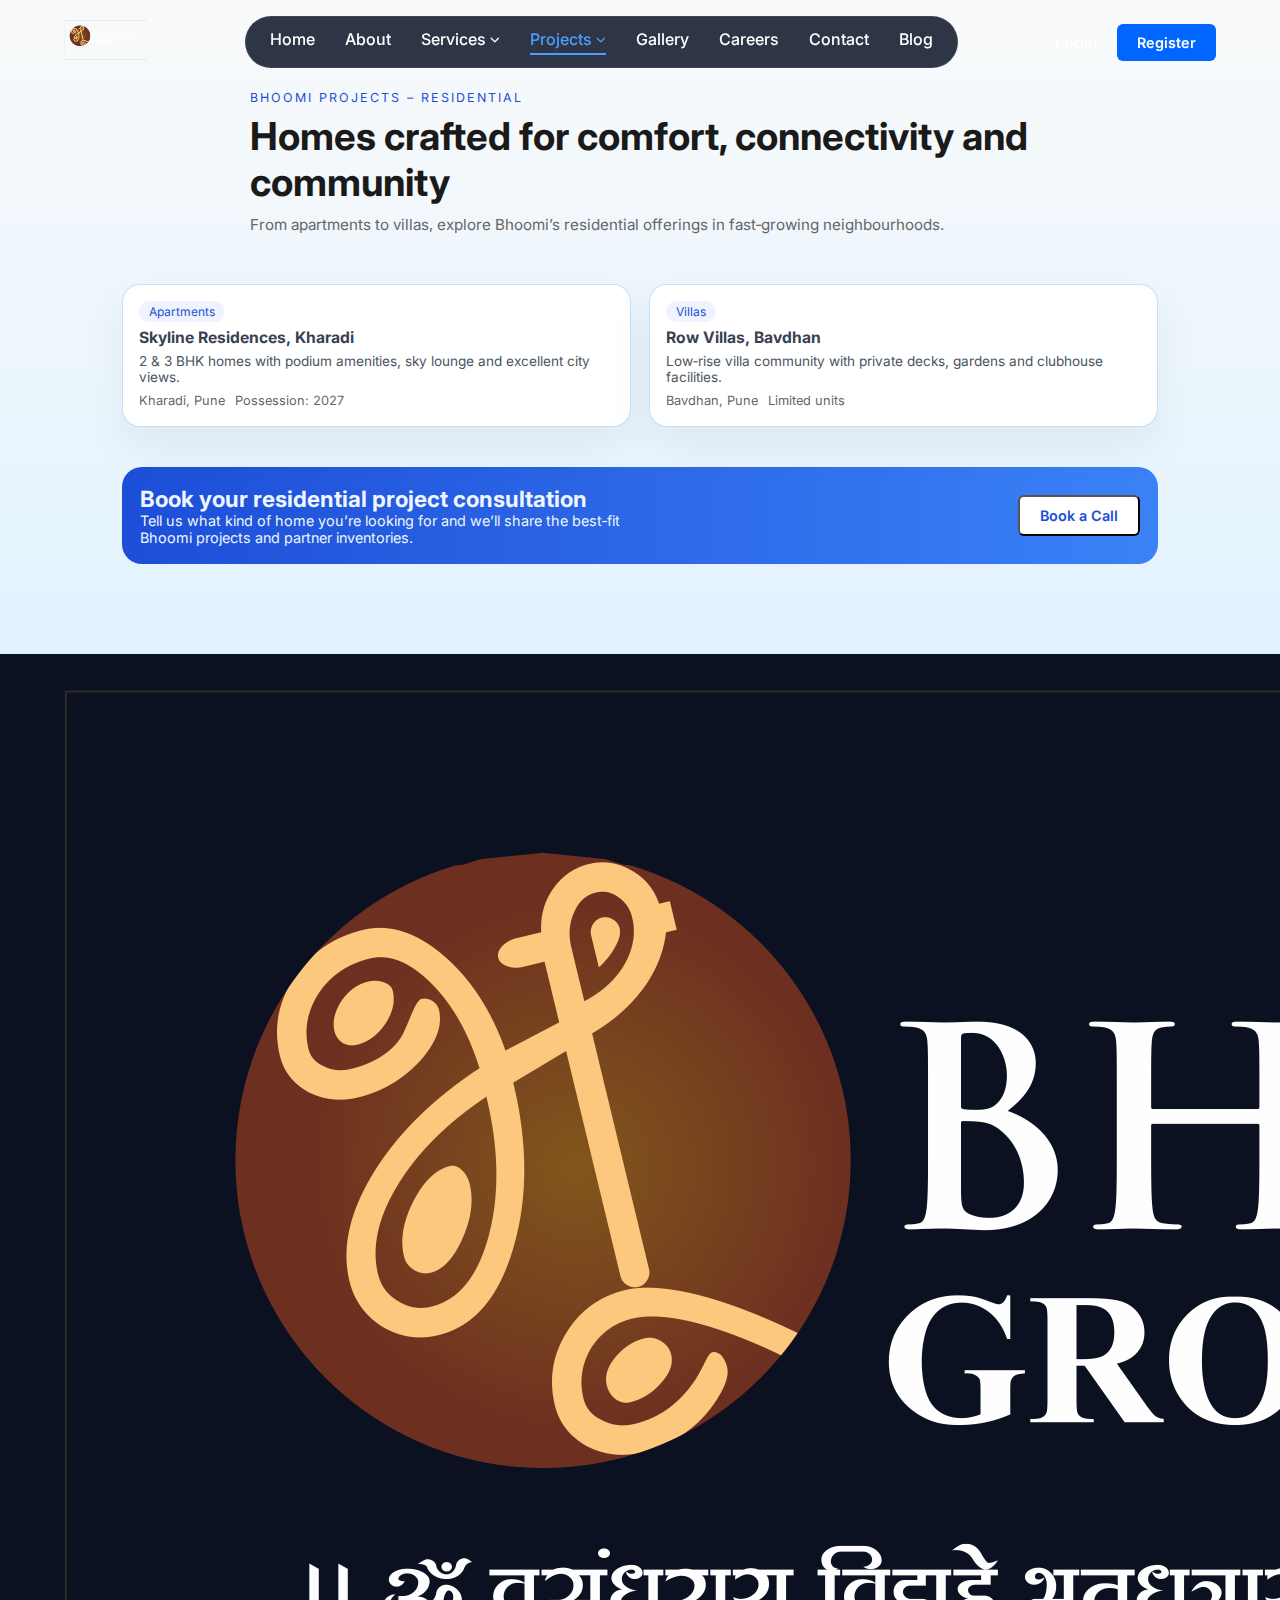
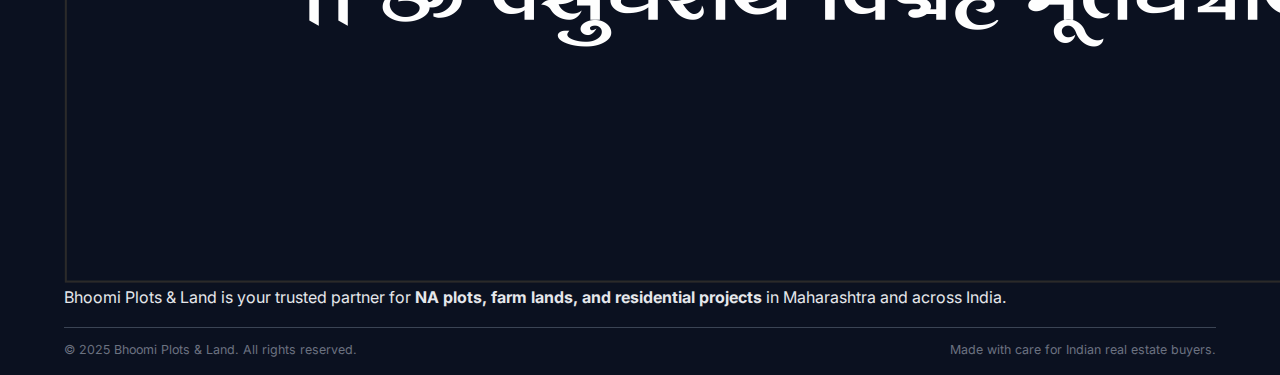
<file: projects-residential.html>
<!DOCTYPE html>
<html lang="en">
  <head>
    <meta charset="UTF-8" />
    <meta name="viewport" content="width=device-width, initial-scale=1.0" />
    <title>Residential – Bhoomi Projects</title>
    <link
      href="https://fonts.googleapis.com/css2?family=Inter:wght@300;400;500;600;700&display=swap"
      rel="stylesheet" />
    <link
      rel="stylesheet"
      href="https://cdnjs.cloudflare.com/ajax/libs/font-awesome/6.4.0/css/all.min.css" />
    <link rel="stylesheet" href="./styles.css" />
  </head>
  <body class="projects-page">
    <nav class="navbar">
      <div>
        <img
          src="bhoomi-logo-white-1-1536x526.png"
          alt="Bhoomi Plots and Land"
          style="height: 40px; width: auto;" />
      </div>
      <button
        class="nav-toggle"
        id="navToggle"
        aria-label="Toggle menu"
        aria-expanded="false">
        <i class="fas fa-bars"></i>
      </button>
      <div class="nav-links">
        <a href="index.html">Home</a>
        <a href="about.html">About</a>

        <div class="nav-item has-dropdown">
          <a href="services.html">
            Services
            <i class="fas fa-chevron-down nav-caret"></i>
          </a>
          <div class="nav-dropdown">
            <a href="#">Sales</a>
            <a href="#">Marketing &amp; Branding</a>
            <a href="#">After Sales Services</a>
            <a href="#">Project Analysis</a>
          </div>
        </div>

        <div class="nav-item has-dropdown">
          <a href="projects.html" class="active">
            Projects
            <i class="fas fa-chevron-down nav-caret"></i>
          </a>
          <div class="nav-dropdown">
            <a href="projects-lands.html">Lands</a>
            <a href="projects-plots.html">Plots</a>
            <a href="projects-residential.html">Residential</a>
          </div>
        </div>

        <a href="gallery.html">Gallery</a>
        <a href="careers.html">Careers</a>
        <a href="contact.html">Contact</a>
        <a href="blog.html">Blog</a>
      </div>
      <div class="nav-actions nav-auth">
        <a href="#" id="loginBtn">Login</a>
        <a href="#" class="btn-primary" id="registerBtn">Register</a>
      </div>
    </nav>

    <header class="projects-hero">
      <div class="projects-hero-content">
        <p class="projects-kicker">Bhoomi Projects – Residential</p>
        <h1>Homes crafted for comfort, connectivity and community</h1>
        <p class="projects-lead">
          From apartments to villas, explore Bhoomi’s residential offerings in
          fast‑growing neighbourhoods.
        </p>
      </div>
    </header>

    <section class="projects-grid-section">
      <div class="projects-grid">
        <article class="project-card">
          <div class="project-pill">Apartments</div>
          <h3>Skyline Residences, Kharadi</h3>
          <p>
            2 &amp; 3 BHK homes with podium amenities, sky lounge and excellent
            city views.
          </p>
          <div class="project-meta">
            <span>Kharadi, Pune</span>
            <span>Possession: 2027</span>
          </div>
        </article>

        <article class="project-card">
          <div class="project-pill">Villas</div>
          <h3>Row Villas, Bavdhan</h3>
          <p>
            Low‑rise villa community with private decks, gardens and clubhouse
            facilities.
          </p>
          <div class="project-meta">
            <span>Bavdhan, Pune</span>
            <span>Limited units</span>
          </div>
        </article>
      </div>
    </section>

    <section class="projects-cta">
      <div class="projects-cta-card">
        <div>
          <h2>Book your residential project consultation</h2>
          <p>
            Tell us what kind of home you’re looking for and we’ll share the
            best‑fit Bhoomi projects and partner inventories.
          </p>
        </div>
        <button class="btn-primary">Book a Call</button>
      </div>
    </section>

    <footer class="footer">
      <div class="footer-inner">
        <div class="footer-brand">
          <img
            src="bhoomi-logo-white-1-1536x526.png"
            alt="Bhoomi Plots and Land" />
          <p>
            Bhoomi Plots &amp; Land is your trusted partner for
            <strong> NA plots, farm lands, and residential projects </strong> in
            Maharashtra and across India.
          </p>
        </div>

        <div class="footer-columns">
          <div>
            <h4>Popular Locations</h4>
            <ul>
              <li>Pune – Hinjewadi, Baner, Kharadi</li>
              <li>Mumbai – Navi Mumbai, Thane</li>
              <li>Bangalore – Whitefield, Sarjapur Road</li>
            </ul>
          </div>
          <div>
            <h4>Quick Links</h4>
            <ul>
              <li><a href="about.html">About Bhoomi</a></li>
              <li><a href="gallery.html">Gallery</a></li>
              <li><a href="careers.html">Careers</a></li>
              <li><a href="contact.html">Contact</a></li>
            </ul>
          </div>
          <div>
            <h4>Contact</h4>
            <ul>
              <li>📍 Pune, Maharashtra, India</li>
              <li>📞 +91-98765 43210</li>
              <li>✉️ info@bhoomiplots.in</li>
            </ul>
          </div>
        </div>
      </div>
      <div class="footer-bottom">
        <span>© 2025 Bhoomi Plots &amp; Land. All rights reserved.</span>
        <span>Made with care for Indian real estate buyers.</span>
      </div>
    </footer>

    <script src="script.js"></script>
  </body>
</html>
</file>
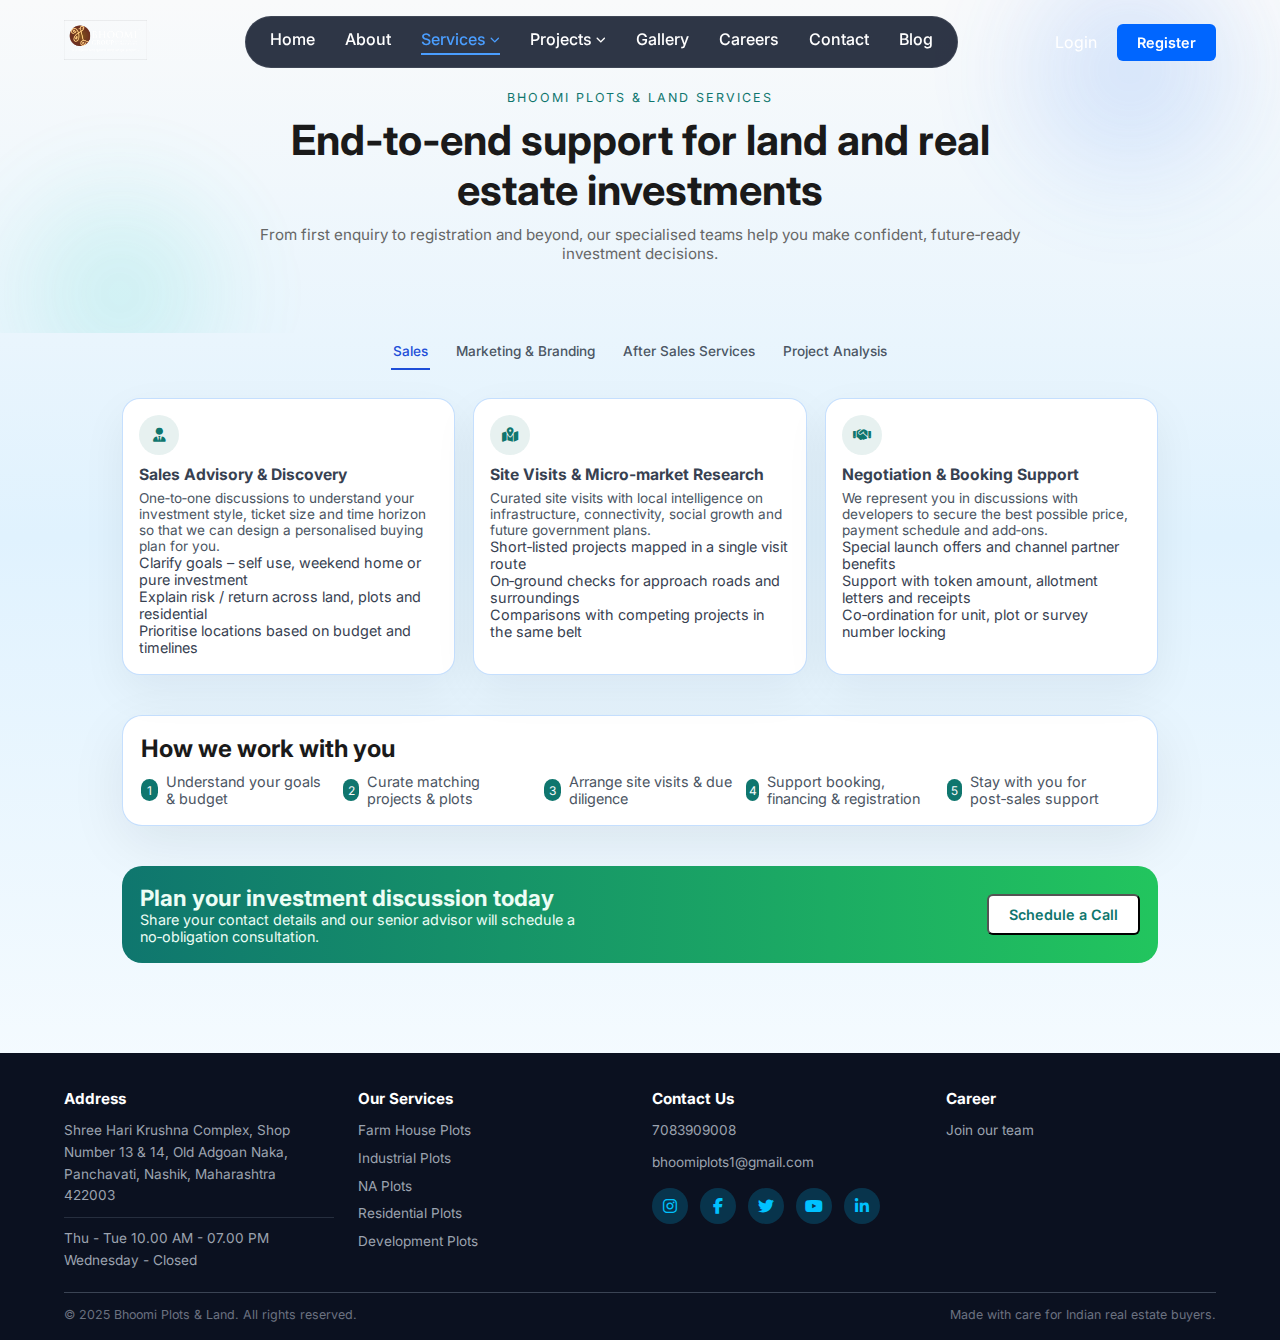
<file: services.html>
<!DOCTYPE html>
<html lang="en">
  <head>
    <meta charset="UTF-8" />
    <meta name="viewport" content="width=device-width, initial-scale=1.0" />
    <title>Services – Bhoomi Plots &amp; Land</title>
    <link
      href="https://fonts.googleapis.com/css2?family=Inter:wght@300;400;500;600;700&display=swap"
      rel="stylesheet" />
    <link
      rel="stylesheet"
      href="https://cdnjs.cloudflare.com/ajax/libs/font-awesome/6.4.0/css/all.min.css" />
    <link rel="stylesheet" href="./styles.css" />
  </head>
  <body class="services-page">
    <nav class="navbar">
      <div>
        <img
          src="bhoomi-logo-white-1-1536x526.png"
          alt="Bhoomi Plots and Land"
          style="height: 40px; width: auto;" />
      </div>
      <button
        class="nav-toggle"
        id="navToggle"
        aria-label="Toggle menu"
        aria-expanded="false">
        <i class="fas fa-bars"></i>
      </button>
      <div class="nav-links">
        <a href="index.html">Home</a>
        <a href="about.html">About</a>

        <div class="nav-item has-dropdown">
          <a href="services.html" class="active">
            Services
            <i class="fas fa-chevron-down nav-caret"></i>
          </a>
          <div class="nav-dropdown">
            <a href="#">Sales</a>
            <a href="#">Marketing &amp; Branding</a>
            <a href="#">After Sales Services</a>
            <a href="#">Project Analysis</a>
          </div>
        </div>

        <div class="nav-item has-dropdown">
          <a href="projects.html">
            Projects
            <i class="fas fa-chevron-down nav-caret"></i>
          </a>
          <div class="nav-dropdown">
            <a href="projects-lands.html">Lands</a>
            <a href="projects-plots.html">Plots</a>
            <a href="projects-residential.html">Residential</a>
          </div>
        </div>

        <a href="gallery.html">Gallery</a>
        <a href="careers.html">Careers</a>
        <a href="contact.html">Contact</a>
        <a href="blog.html">Blog</a>
      </div>
      <div class="nav-actions nav-auth">
        <a href="#" id="loginBtn">Login</a>
        <a href="#" class="btn-primary" id="registerBtn">Register</a>
      </div>
    </nav>

    <header class="services-hero">
      <div class="services-hero-content">
        <p class="services-kicker">Bhoomi Plots &amp; Land Services</p>
        <h1>End‑to‑end support for land and real estate investments</h1>
        <p class="services-lead">
          From first enquiry to registration and beyond, our specialised teams
          help you make confident, future‑ready investment decisions.
        </p>
      </div>
    </header>

    <section class="services-pills">
      <button
        class="services-pill services-tab active"
        data-tab="sales">
        Sales
      </button>
      <button class="services-pill services-tab" data-tab="marketing">
        Marketing &amp; Branding
      </button>
      <button class="services-pill services-tab" data-tab="after">
        After Sales Services
      </button>
      <button class="services-pill services-tab" data-tab="analysis">
        Project Analysis
      </button>
    </section>

    <section class="services-grid-section">
      <div class="services-tab-panel active" data-tab="sales">
        <div class="services-grid">
          <article class="service-card">
            <div class="service-icon">
              <i class="fas fa-user-tie"></i>
            </div>
            <h3>Sales Advisory &amp; Discovery</h3>
            <p>
              One‑to‑one discussions to understand your investment style, ticket
              size and time horizon so that we can design a personalised
              buying plan for you.
            </p>
            <ul>
              <li>Clarify goals – self use, weekend home or pure investment</li>
              <li>Explain risk / return across land, plots and residential</li>
              <li>Prioritise locations based on budget and timelines</li>
            </ul>
          </article>

          <article class="service-card">
            <div class="service-icon">
              <i class="fas fa-map-location-dot"></i>
            </div>
            <h3>Site Visits &amp; Micro‑market Research</h3>
            <p>
              Curated site visits with local intelligence on infrastructure,
              connectivity, social growth and future government plans.
            </p>
            <ul>
              <li>Short‑listed projects mapped in a single visit route</li>
              <li>On‑ground checks for approach roads and surroundings</li>
              <li>Comparisons with competing projects in the same belt</li>
            </ul>
          </article>

          <article class="service-card">
            <div class="service-icon">
              <i class="fas fa-handshake"></i>
            </div>
            <h3>Negotiation &amp; Booking Support</h3>
            <p>
              We represent you in discussions with developers to secure the
              best possible price, payment schedule and add‑ons.
            </p>
            <ul>
              <li>Special launch offers and channel partner benefits</li>
              <li>Support with token amount, allotment letters and receipts</li>
              <li>Co‑ordination for unit, plot or survey number locking</li>
            </ul>
          </article>
        </div>
      </div>

      <div class="services-tab-panel" data-tab="marketing">
        <div class="services-grid">
          <article class="service-card">
            <div class="service-icon">
              <i class="fas fa-bullhorn"></i>
            </div>
            <h3>Project Marketing &amp; Branding</h3>
            <p>
              For developers and land owners, we position your project in the
              right way for today’s digital‑first buyer.
            </p>
            <ul>
              <li>Brand story, naming and positioning for the project</li>
              <li>Brochures, site branding and walkthrough presentations</li>
              <li>Channel partner communication kits and training</li>
            </ul>
          </article>

          <article class="service-card">
            <div class="service-icon">
              <i class="fas fa-file-signature"></i>
            </div>
            <h3>Campaigns &amp; Lead Management</h3>
            <p>
              Integrated campaigns across performance marketing, events and
              broker networks with full‑funnel tracking.
            </p>
            <ul>
              <li>Google / Meta ads and real estate portals optimisation</li>
              <li>Call‑centre and site‑visit management processes</li>
              <li>Dashboards for enquiry, visit and booking conversions</li>
            </ul>
          </article>

          <article class="service-card">
            <div class="service-icon">
              <i class="fas fa-people-group"></i>
            </div>
            <h3>Channel Partner Ecosystem</h3>
            <p>
              Build and manage a strong channel partner base in key cities to
              ensure consistent monthly bookings.
            </p>
            <ul>
              <li>Onboarding of brokers and wealth partners</li>
              <li>Incentive structures and payout management</li>
              <li>Quarterly performance reviews and targets</li>
            </ul>
          </article>
        </div>
      </div>

      <div class="services-tab-panel" data-tab="after">
        <div class="services-grid">
          <article class="service-card">
            <div class="service-icon">
              <i class="fas fa-hand-holding-rupee"></i>
            </div>
            <h3>Financing &amp; Bank Tie‑ups</h3>
            <p>
              Assistance in identifying suitable bank or NBFC finance options
              for your land, plot or home purchase.
            </p>
            <ul>
              <li>Pre‑approved projects and panelled banks</li>
              <li>Loan eligibility, documentation and application support</li>
              <li>Co‑ordination for disbursements and stage‑wise payments</li>
            </ul>
          </article>

          <article class="service-card">
            <div class="service-icon">
              <i class="fas fa-file-contract"></i>
            </div>
            <h3>Registration &amp; Handover Co‑ordination</h3>
            <p>
              Ground‑level support for agreement drafting, registration and
              post‑registration formalities.
            </p>
            <ul>
              <li>Slot booking at registrar office where applicable</li>
              <li>Checklist for documents and ID proofs</li>
              <li>Assistance with possession letters and utility connections</li>
            </ul>
          </article>

          <article class="service-card">
            <div class="service-icon">
              <i class="fas fa-headset"></i>
            </div>
            <h3>Customer Experience &amp; Long‑term Support</h3>
            <p>
              Relationship team that stays with you even after possession to
              help with resale or upgrade plans.
            </p>
            <ul>
              <li>Support tickets for queries and issue resolution</li>
              <li>Assistance in renting or re‑selling selected assets</li>
              <li>Periodic portfolio review for repeat investments</li>
            </ul>
          </article>
        </div>
      </div>

      <div class="services-tab-panel" data-tab="analysis">
        <div class="services-grid">
          <article class="service-card">
            <div class="service-icon">
              <i class="fas fa-scale-balanced"></i>
            </div>
            <h3>Legal Due Diligence</h3>
            <p>
              Independent checks on land titles, approvals and regulatory
              compliances to reduce legal risk.
            </p>
            <ul>
              <li>Title search reports and encumbrance checks</li>
              <li>Verification of approvals, sanctions and RERA status</li>
              <li>Review of agreement clauses from buyer perspective</li>
            </ul>
          </article>

          <article class="service-card">
            <div class="service-icon">
              <i class="fas fa-chart-line"></i>
            </div>
            <h3>Project Feasibility &amp; Analysis</h3>
            <p>
              Data‑backed analysis of demand, pricing and configuration mix to
              shape new plotted or residential launches.
            </p>
            <ul>
              <li>Catchment study and buyer persona definition</li>
              <li>Price‑band recommendations and absorption forecasts</li>
              <li>Product mix suggestions – plot sizes, unit types, phases</li>
            </ul>
          </article>

          <article class="service-card">
            <div class="service-icon">
              <i class="fas fa-chart-pie"></i>
            </div>
            <h3>Land Acquisition &amp; JV Advisory</h3>
            <p>
              For investors and developers, we help evaluate and structure land
              deals and joint‑venture opportunities.
            </p>
            <ul>
              <li>Initial screening of land parcels and ownership patterns</li>
              <li>High‑level financial modelling and exit scenarios</li>
              <li>Deal structuring inputs for JVs and revenue share models</li>
            </ul>
          </article>
        </div>
      </div>
    </section>

    <section class="services-process">
      <div class="services-process-card">
        <h2>How we work with you</h2>
        <ol class="services-steps">
          <li><span>1</span>Understand your goals &amp; budget</li>
          <li><span>2</span>Curate matching projects &amp; plots</li>
          <li><span>3</span>Arrange site visits &amp; due diligence</li>
          <li><span>4</span>Support booking, financing &amp; registration</li>
          <li><span>5</span>Stay with you for post‑sales support</li>
        </ol>
      </div>
    </section>

    <section class="services-cta">
      <div class="services-cta-card">
        <div>
          <h2>Plan your investment discussion today</h2>
          <p>
            Share your contact details and our senior advisor will schedule a
            no‑obligation consultation.
          </p>
        </div>
        <button class="btn-primary">Schedule a Call</button>
      </div>
    </section>

    <footer class="footer">
      <div class="footer-inner">
        <div class="footer-col">
          <h4>Address</h4>
          <p class="footer-address">
            Shree Hari Krushna Complex, Shop<br />
            Number 13 &amp; 14, Old Adgoan Naka,<br />
            Panchavati, Nashik, Maharashtra<br />
            422003
          </p>
          <p class="footer-hours">
            Thu - Tue 10.00 AM - 07.00 PM<br />
            Wednesday - Closed
          </p>
        </div>
        <div class="footer-col">
          <h4>Our Services</h4>
          <ul>
            <li><a href="services.html">Farm House Plots</a></li>
            <li><a href="services.html">Industrial Plots</a></li>
            <li><a href="services.html">NA Plots</a></li>
            <li><a href="services.html">Residential Plots</a></li>
            <li><a href="services.html">Development Plots</a></li>
          </ul>
        </div>
        <div class="footer-col">
          <h4>Contact Us</h4>
          <p><a href="tel:+917083909008">7083909008</a></p>
          <p><a href="mailto:bhoomiplots1@gmail.com">bhoomiplots1@gmail.com</a></p>
          <div class="footer-social">
            <a href="https://www.instagram.com/bhoomigroup15/" target="_blank" rel="noopener noreferrer" aria-label="Instagram"><i class="fab fa-instagram"></i></a>
            <a href="https://www.facebook.com/bhoomiplots1" target="_blank" rel="noopener noreferrer" aria-label="Facebook"><i class="fab fa-facebook-f"></i></a>
            <a href="https://x.com/bhoomiplots" target="_blank" rel="noopener noreferrer" aria-label="X (Twitter)"><i class="fab fa-twitter"></i></a>
            <a href="https://www.youtube.com/@BhoomiGroup15" target="_blank" rel="noopener noreferrer" aria-label="YouTube"><i class="fab fa-youtube"></i></a>
            <a href="https://in.linkedin.com/company/bhoomigroup15" target="_blank" rel="noopener noreferrer" aria-label="LinkedIn"><i class="fab fa-linkedin-in"></i></a>
          </div>
        </div>
        <div class="footer-col">
          <h4>Career</h4>
          <p><a href="careers.html">Join our team</a></p>
        </div>
      </div>
      <div class="footer-bottom">
        <span>© 2025 Bhoomi Plots &amp; Land. All rights reserved.</span>
        <span>Made with care for Indian real estate buyers.</span>
      </div>
    </footer>

    <script src="script.js"></script>
  </body>
</html>
</file>
<file: styles.css>
/* --- RESET & VARIABLES --- */
:root {
  --primary: #0066ff;
  --text-dark: #1a1a1a;
  --text-gray: #666;
  --bg-light: #f8f9fc;
  --danger: #e63946;
  --radius: 12px;
  --shadow: 0 10px 30px rgba(0, 0, 0, 0.08);
  /* Global futuristic accent (success, hero, footer, social) */
  --accent: #00C2FF;
  --accent-gradient: linear-gradient(135deg, #06b6d4, #22d3ee);
  --dark-bg: #0f172a;
  --dark-panel: rgba(30, 41, 59, 0.85);
}

html {
  scroll-behavior: smooth;
}

* {
  margin: 0;
  padding: 0;
  box-sizing: border-box;
  font-family: "Inter", sans-serif;
}

body {
  background-color: var(--bg-light);
  color: var(--text-dark);
  overflow-x: hidden;
}

body.about-page {
  background: linear-gradient(to bottom, #f9fafb 0, #eef4ff 40%, #ffffff 100%);
  color: var(--text-dark);
}

a {
  text-decoration: none;
  color: inherit;
}
ul {
  list-style: none;
}

/* --- NAVBAR --- */
.navbar {
  display: flex;
  justify-content: space-between;
  align-items: center;
  padding: 1rem 5%;
  background: transparent;
  position: fixed;
  top: 0;
  left: 0;
  right: 0;
  z-index: 100;
}

.nav-links {
  display: flex;
  gap: 30px;
  background: #0f172add;
  padding: 12px 24px;
  border-radius: 100px;
  border: 1px solid rgba(255, 255, 255, 0.08);
  
}

.nav-item {
  position: relative;
}

.nav-links a {
  font-size: 1rem;
  color: white;
  font-weight: 500;
  white-space: nowrap;
}

.nav-links a.active {
  color: #4a9eff;
  border-bottom: 2px solid #4a9eff;
  padding-bottom: 4px;
}

.nav-item.has-dropdown > a {
  display: inline-flex;
  align-items: center;
  gap: 4px;
}

.nav-caret {
  font-size: 0.6rem;
  margin-top: 2px;
}

.nav-dropdown {
  position: absolute;
  top: 100%;
  left: 0;
  background: rgba(15, 23, 42, 0.98);
  padding: 10px 0;
  border-radius: 8px;
  min-width: 200px;
  box-shadow: 0 12px 30px rgba(0, 0, 0, 0.35);
  opacity: 0;
  pointer-events: none;
  transform: translateY(6px);
  transition: opacity 0.16s ease, transform 0.16s ease;
}

.nav-dropdown a {
  display: block;
  padding: 8px 16px;
  font-size: 0.85rem;
  color: #e5e7eb;
  white-space: nowrap;
}

.nav-dropdown a:hover {
  background: rgba(37, 99, 235, 0.35);
}

.nav-item:hover .nav-dropdown {
  opacity: 1;
  pointer-events: auto;
  transform: translateY(0);
}

.nav-actions {
  display: flex;
  align-items: center;
  gap: 20px;
}

/* Social Handlers button (nav) */
.btn-social-handlers {
  display: inline-flex;
  align-items: center;
  gap: 8px;
  background: #0f172add;
  color: white;
  border: 1px solid rgba(0, 194, 255, 0.5);
  padding: 10px 18px;
  border-radius: 10px;
  font-size: 0.9rem;
  font-weight: 600;
  cursor: pointer;
  font-family: inherit;
  transition: background 0.2s ease, color 0.2s ease, transform 0.2s ease, box-shadow 0.2s ease;
}

.btn-social-handlers:hover {
  background: #00C2FF;
  color: #0b1120;
  transform: translateY(-1px);
  box-shadow: 0 6px 20px rgba(0, 194, 255, 0.4);
}

.btn-social-handlers i {
  font-size: 1rem;
}

/* Social Handlers Popup – futuristic */
.social-popup-backdrop {
  position: fixed;
  inset: 0;
  background: rgba(11, 17, 32, 0.85);
  backdrop-filter: blur(12px);
  -webkit-backdrop-filter: blur(12px);
  z-index: 9999;
  display: flex;
  align-items: center;
  justify-content: center;
  padding: 20px;
  opacity: 0;
  visibility: hidden;
  transition: opacity 0.35s ease, visibility 0.35s ease;
}

.social-popup-backdrop::before {
  content: "";
  position: absolute;
  inset: 0;
  background-image:
    linear-gradient(rgba(0, 194, 255, 0.06) 1px, transparent 1px),
    linear-gradient(90deg, rgba(0, 194, 255, 0.06) 1px, transparent 1px);
  background-size: 28px 28px;
  pointer-events: none;
}

.social-popup-backdrop.show {
  opacity: 1;
  visibility: visible;
}

.social-popup-backdrop.show .social-popup-panel {
  opacity: 1;
  transform: scale(1) translateY(0);
}

.social-popup-panel {
  position: relative;
  background: linear-gradient(145deg, rgba(15, 23, 42, 0.95), rgba(30, 41, 59, 0.9));
  border: 1px solid rgba(0, 194, 255, 0.25);
  border-radius: 24px;
  padding: 40px 36px;
  max-width: 420px;
  width: 100%;
  box-shadow: 0 25px 80px rgba(0, 0, 0, 0.5), 0 0 60px rgba(0, 194, 255, 0.15);
  opacity: 0;
  transform: scale(0.85) translateY(20px);
  transition: opacity 0.4s ease 0.05s, transform 0.4s cubic-bezier(0.34, 1.56, 0.64, 1) 0.05s;
}

.social-popup-close {
  position: absolute;
  top: 16px;
  right: 16px;
  width: 40px;
  height: 40px;
  border-radius: 50%;
  border: 1px solid rgba(255, 255, 255, 0.2);
  background: rgba(255, 255, 255, 0.08);
  color: #94a3b8;
  font-size: 1.5rem;
  line-height: 1;
  cursor: pointer;
  display: flex;
  align-items: center;
  justify-content: center;
  transition: background 0.2s ease, color 0.2s ease;
}

.social-popup-close:hover {
  background: rgba(239, 68, 68, 0.3);
  color: #fff;
}

.social-popup-title {
  font-size: 1.5rem;
  font-weight: 700;
  color: #f8fafc;
  margin-bottom: 6px;
  text-align: center;
}

.social-popup-subtitle {
  font-size: 0.9rem;
  color: #94a3b8;
  text-align: center;
  margin-bottom: 28px;
}

.social-popup-icons {
  display: flex;
  flex-wrap: wrap;
  justify-content: center;
  gap: 16px;
}

.social-popup-icon {
  width: 56px;
  height: 56px;
  border-radius: 16px;
  background: rgba(0, 194, 255, 0.15);
  border: 1px solid rgba(0, 194, 255, 0.3);
  color: #00C2FF;
  display: flex;
  align-items: center;
  justify-content: center;
  font-size: 1.4rem;
  transition: transform 0.25s ease, background 0.25s ease, color 0.25s ease, box-shadow 0.25s ease;
}

.social-popup-icon:hover {
  transform: scale(1.1);
  background: #00C2FF;
  color: #0b1120;
  box-shadow: 0 8px 24px rgba(0, 194, 255, 0.4);
}

/* Mobile nav toggle (hamburger) - hidden on desktop */
.nav-toggle {
  display: none;
  background: transparent;
  border: none;
  color: #ffffff;
  font-size: 1.4rem;
  cursor: pointer;
}

.nav-actions a {
  color: white;
}

.btn-primary {
  background-color: var(--primary);
  color: white;
  padding: 10px 20px;
  border-radius: 6px;
  font-weight: 600;
  font-size: 0.9rem;
  transition: 0.3s;
}

.btn-primary:hover {
  background-color: #0052cc;
}

/* --- AUTH MODALS --- */
.auth-backdrop {
  position: fixed;
  inset: 0;
  background: rgba(15, 23, 42, 0.65);
  display: none;
  align-items: center;
  justify-content: center;
  z-index: 200;
  padding: 20px;
}

.auth-backdrop.show {
  display: flex;
}

.auth-modal {
  background: #ffffff;
  border-radius: 18px;
  padding: 26px 28px 22px;
  max-width: 380px;
  width: 100%;
  box-shadow: 0 20px 45px rgba(15, 23, 42, 0.45);
  position: relative;
}

.auth-modal h2 {
  font-size: 1.4rem;
  margin-bottom: 4px;
}

.auth-subtitle {
  font-size: 0.83rem;
  color: var(--text-gray);
  margin-bottom: 16px;
}

.auth-form {
  display: flex;
  flex-direction: column;
  gap: 12px;
}

.auth-form label {
  display: flex;
  flex-direction: column;
  gap: 4px;
  font-size: 0.8rem;
  color: #111827;
}

.auth-form input[type="text"],
.auth-form input[type="email"],
.auth-form input[type="password"],
.auth-form input[type="tel"] {
  padding: 9px 10px;
  border-radius: 8px;
  border: 1px solid #d1d5db;
  font-size: 0.85rem;
}

.auth-form input:focus {
  outline: none;
  border-color: var(--primary);
  box-shadow: 0 0 0 1px rgba(37, 99, 235, 0.35);
}

.auth-row {
  display: flex;
  align-items: center;
  justify-content: space-between;
  margin-top: 4px;
}

.auth-checkbox {
  display: inline-flex;
  align-items: center;
  gap: 6px;
  font-size: 0.78rem;
}

.auth-link {
  font-size: 0.78rem;
  color: var(--primary);
}

.auth-submit {
  width: 100%;
  margin-top: 4px;
  justify-content: center;
  display: inline-flex;
}

.auth-switch {
  margin-top: 10px;
  font-size: 0.8rem;
  text-align: center;
  color: var(--text-gray);
}

.auth-switch a {
  color: var(--primary);
  font-weight: 600;
}

.auth-close {
  position: absolute;
  top: 10px;
  right: 12px;
  border: none;
  background: transparent;
  font-size: 1.1rem;
  cursor: pointer;
}

/* --- FOOTER --- */
.footer {
  margin-top: 40px;
  background: #0b1120;
  color: #e5e7eb;
  padding: 36px 5% 18px;
}

.footer-inner {
  display: grid;
  grid-template-columns: repeat(4, 1fr);
  gap: 32px 24px;
  border-bottom: 1px solid rgba(148, 163, 184, 0.35);
  padding-bottom: 20px;
}

.footer-col h4 {
  font-size: 0.95rem;
  font-weight: 700;
  color: #fff;
  margin-bottom: 12px;
}

.footer-col p,
.footer-col ul {
  font-size: 0.85rem;
  color: #9ca3af;
  margin: 0;
  line-height: 1.6;
}

.footer-col p + p {
  margin-top: 10px;
}

.footer-address,
.footer-hours {
  font-size: 0.85rem;
  color: #9ca3af;
  line-height: 1.65;
}

.footer-hours {
  margin-top: 12px;
  padding-top: 10px;
  border-top: 1px solid rgba(148, 163, 184, 0.2);
}

.footer-col ul {
  list-style: none;
  padding: 0;
  margin: 0;
}

.footer-col li + li {
  margin-top: 6px;
}

.footer-col a {
  color: #9ca3af;
  transition: color 0.2s ease;
}

.footer-col a:hover {
  color: #22d3ee;
}

.footer-social {
  display: flex;
  gap: 12px;
  margin-top: 14px;
}

.footer-social a {
  width: 36px;
  height: 36px;
  border-radius: 50%;
  background: rgba(0, 194, 255, 0.2);
  color: #00C2FF;
  display: flex;
  align-items: center;
  justify-content: center;
  font-size: 1rem;
  transition: background 0.2s ease, color 0.2s ease, transform 0.2s ease;
}

.footer-social a:hover {
  background: #00C2FF;
  color: #0b1120;
  transform: translateY(-2px);
}

.footer-bottom {
  padding-top: 14px;
  display: flex;
  flex-wrap: wrap;
  gap: 10px;
  justify-content: space-between;
  font-size: 0.78rem;
  color: #6b7280;
}

@media (max-width: 900px) {
  .footer-inner {
    grid-template-columns: repeat(2, 1fr);
  }
}

@media (max-width: 560px) {
  .footer-inner {
    grid-template-columns: 1fr;
    gap: 24px;
  }
}

/* --- PROPERTY QUICK VIEW MODAL --- */
.property-backdrop {
  position: fixed;
  inset: 0;
  background: rgba(15, 23, 42, 0.65);
  display: none;
  align-items: center;
  justify-content: center;
  z-index: 180;
  padding: 20px;
}

.property-backdrop.show {
  display: flex;
}

.property-modal {
  background: #ffffff;
  border-radius: 22px;
  max-width: 880px;
  width: 100%;
  display: grid;
  grid-template-columns: minmax(0, 1.3fr) minmax(0, 1fr);
  gap: 0;
  overflow: hidden;
  box-shadow: 0 25px 60px rgba(15, 23, 42, 0.6);
  position: relative;
}

.property-modal-img-wrap img {
  width: 100%;
  height: 100%;
  object-fit: cover;
}

.property-modal-body {
  padding: 20px 22px 20px;
}

.property-modal-body h2 {
  font-size: 1.2rem;
  margin-bottom: 6px;
}

.property-location {
  font-size: 0.85rem;
  color: var(--text-gray);
  margin-bottom: 10px;
}

.property-location i {
  margin-right: 4px;
}

.property-meta {
  font-size: 0.85rem;
  margin-bottom: 10px;
}

.property-points {
  margin: 0 0 14px;
  padding-left: 18px;
  font-size: 0.85rem;
  color: var(--text-gray);
}

.property-points li {
  margin-bottom: 4px;
}

.property-cta {
  margin-top: 4px;
}

.property-close {
  position: absolute;
  top: 10px;
  right: 12px;
  border: none;
  background: rgba(15, 23, 42, 0.65);
  color: white;
  width: 26px;
  height: 26px;
  border-radius: 999px;
  cursor: pointer;
  display: flex;
  align-items: center;
  justify-content: center;
}

/* --- HERO SECTION (full screen, futuristic) --- */
.hero {
  position: relative;
  height: 100vh;
  min-height: 100vh;
  display: flex;
  flex-direction: column;
  justify-content: center;
  align-items: center;
  text-align: center;
  background: linear-gradient(135deg, rgba(0, 0, 0, 0.956) 0%, rgb(0, 0, 0) 50%, rgba(5, 29, 52, 0.271) 100%);
  background-size: cover;
  background-position: center;
  padding: 80px 5% 60px;
  padding-top: calc(70px + 80px); /* navbar height + spacing so content sits below nav */
  box-sizing: border-box;
  overflow: hidden;
}

.hero-video {
  position: absolute;
  inset: 0;
  width: 100%;
  height: 100%;
  object-fit: cover;
  z-index: 0;
  pointer-events: none;
}

.hero::before {
  content: "";
  position: absolute;
  inset: 0;
  /* background-image: linear-gradient(180deg, rgba(106, 106, 106, 0.066) 0%, rgba(0, 0, 0, 0.104) 40%, rgba(64, 63, 63, 0.049) 100%); */
  /* background-size: auto; */
  pointer-events: none;
  z-index: 1;
}

.hero h1 {
  position: relative;
  z-index: 2;
  font-size: clamp(2rem, 4.5vw, 3rem);
  margin-bottom: 28px;
  color: #f8fafc;
  font-weight: 700;
  letter-spacing: -0.02em;
  line-height: 1.2;
}

.hero h1 span {
  color: var(--accent);
  text-shadow: 0 0 30px rgba(0, 194, 255, 0.4);
}

/* Scroll hint */
.hero-scroll-hint {
  position: absolute;
  bottom: 24px;
  left: 50%;
  transform: translateX(-50%);
  width: 44px;
  height: 44px;
  border-radius: 50%;
  background: rgba(0, 194, 255, 0.25);
  color: var(--accent);
  border: 1px solid rgba(0, 194, 255, 0.4);
  display: flex;
  align-items: center;
  justify-content: center;
  font-size: 1rem;
  transition: background 0.2s ease, transform 0.2s ease;
  animation: hero-scroll-bounce 2s ease-in-out infinite;
  z-index: 2;
}

.hero-scroll-hint:hover {
  background: var(--accent);
  color: var(--dark-bg);
  transform: translateX(-50%) translateY(4px);
}

@keyframes hero-scroll-bounce {
  0%, 100% { transform: translateX(-50%) translateY(0); }
  50% { transform: translateX(-50%) translateY(6px); }
}

/* Search Bar - glass futuristic */
.search-container {
  position: relative;
  z-index: 1;
  background: var(--dark-panel);
  backdrop-filter: blur(16px);
  -webkit-backdrop-filter: blur(16px);
  padding: 0;
  border-radius: 20px;
  border: 1px solid rgba(0, 194, 255, 0.2);
  box-shadow: 0 20px 60px rgba(0, 0, 0, 0.35), 0 0 0 1px rgba(255, 255, 255, 0.05);
  width: 90%;
  max-width: 960px;
  display: flex;
  flex-direction: column;
  overflow: visible;
}

.search-tabs {
  display: flex;
  align-items: center;
  justify-content: center;
  gap: 32px;
  padding: 18px 28px 0;
  border-bottom: 1px solid rgba(148, 163, 184, 0.25);
  font-size: 0.95rem;
}

.search-tab {
  background: none;
  border: none;
  font-weight: 600;
  color: #94a3b8;
  padding-bottom: 14px;
  cursor: pointer;
  position: relative;
  white-space: nowrap;
  transition: color 0.2s ease;
}

.search-tab:hover {
  color: #e2e8f0;
}

.search-tab.active {
  color: var(--accent);
}

.search-tab.active::after {
  content: "";
  position: absolute;
  left: 0;
  bottom: 0;
  width: 100%;
  height: 3px;
  background: var(--accent);
  border-radius: 999px 999px 0 0;
  box-shadow: 0 0 12px rgba(0, 194, 255, 0.5);
}

.search-tab.highlight {
  color: var(--accent);
}

.free-badge {
  background: #12b76a;
  color: white;
  font-size: 0.7rem;
  font-weight: 700;
  padding: 3px 6px;
  border-radius: 4px;
  margin-left: 6px;
}

.search-main {
  display: flex;
  align-items: center;
  gap: 16px;
  padding: 16px 20px 20px;
}

.search-category-wrapper {
  position: relative;
}

.search-category {
  border: 1px solid rgba(148, 163, 184, 0.3);
  background: rgba(15, 23, 42, 0.6);
  color: #e2e8f0;
  padding: 10px 16px;
  border-radius: 999px;
  font-size: 0.85rem;
  font-weight: 600;
  display: inline-flex;
  align-items: center;
  gap: 6px;
  white-space: nowrap;
  cursor: pointer;
  transition: border-color 0.2s ease, background 0.2s ease;
}

.search-category:hover {
  border-color: rgba(0, 194, 255, 0.4);
  background: rgba(0, 194, 255, 0.1);
}

.search-category-dropdown {
  position: absolute;
  top: 110%;
  left: 0;
  background: var(--dark-panel);
  border: 1px solid rgba(0, 194, 255, 0.2);
  border-radius: 12px;
  box-shadow: 0 16px 40px rgba(0, 0, 0, 0.4);
  padding: 8px 0;
  min-width: 220px;
  z-index: 300;
  display: none;
  backdrop-filter: blur(12px);
}

.search-category-dropdown button {
  width: 100%;
  padding: 10px 16px;
  border: none;
  background: transparent;
  text-align: left;
  font-size: 0.83rem;
  cursor: pointer;
  color: #cbd5e1;
  transition: background 0.2s ease, color 0.2s ease;
}

.search-category-dropdown button:hover {
  background: rgba(0, 194, 255, 0.15);
  color: var(--accent);
}

.search-input-wrap {
  flex: 1;
  display: flex;
  align-items: center;
  background: rgba(15, 23, 42, 0.5);
  border: 1px solid rgba(148, 163, 184, 0.25);
  border-radius: 999px;
  padding: 8px 16px;
  gap: 10px;
  transition: border-color 0.2s ease, box-shadow 0.2s ease;
}

.search-input-wrap:focus-within {
  border-color: var(--accent);
  box-shadow: 0 0 0 2px rgba(0, 194, 255, 0.2);
}

.search-input-icon {
  color: #94a3b8;
}

.search-input {
  flex: 1;
  border: none;
  outline: none;
  font-size: 0.9rem;
  background: transparent;
  color: #f8fafc;
}

.search-input::placeholder {
  color: #64748b;
}

.search-actions {
  display: flex;
  align-items: center;
  gap: 10px;
}

.circle-icon-btn {
  width: 36px;
  height: 36px;
  border-radius: 50%;
  border: 1px solid rgba(148, 163, 184, 0.3);
  background: rgba(15, 23, 42, 0.5);
  display: flex;
  align-items: center;
  justify-content: center;
  color: var(--accent);
  cursor: pointer;
}

.btn-search {
  background: var(--accent-gradient);
  color: var(--dark-bg);
  border: none;
  padding: 10px 26px;
  border-radius: 999px;
  cursor: pointer;
  font-weight: 600;
  font-size: 0.95rem;
  transition: opacity 0.2s ease, transform 0.2s ease, box-shadow 0.2s ease;
}

.btn-search:hover {
  opacity: 0.95;
  transform: translateY(-1px);
  box-shadow: 0 6px 24px rgba(0, 194, 255, 0.4);
}

/* Popular cards - hero (futuristic) */
.hero-popular-wrap {
  position: relative;
  z-index: 1;
  margin-top: 20px;
}

.popular-cards {
  display: inline-flex;
  gap: 14px;
  vertical-align: middle;
  overflow-x: auto;
  padding-bottom: 6px;
}

.popular-card {
  min-width: 150px;
  max-width: 180px;
  border-radius: 16px;
  background: var(--dark-panel);
  backdrop-filter: blur(12px);
  -webkit-backdrop-filter: blur(12px);
  border: 1px solid rgba(0, 194, 255, 0.15);
  overflow: hidden;
  display: flex;
  flex-direction: column;
  cursor: pointer;
  transition: transform 0.25s ease, box-shadow 0.25s ease, border-color 0.25s ease;
}

.popular-card:hover {
  transform: translateY(-4px);
  box-shadow: 0 12px 32px rgba(0, 0, 0, 0.3), 0 0 24px rgba(0, 194, 255, 0.15);
  border-color: rgba(0, 194, 255, 0.35);
}

.popular-card img {
  width: 100%;
  height: 80px;
  object-fit: cover;
  opacity: 0.95;
}

.popular-card span {
  padding: 10px 12px;
  font-size: 0.8rem;
  font-weight: 600;
  color: #e2e8f0;
  text-align: left;
}

.popular-card:hover span {
  color: var(--accent);
}

/* --- LISTINGS SECTION --- */
.section-header {
  display: flex;
  align-items: center;
  gap: 10px;
  padding: 40px 5% 20px;
}

.section-header h2 {
  font-size: 1.5rem;
}
.section-header i {
  font-size: 0.9rem;
  color: var(--text-gray);
}

.grid-container {
  display: grid;
  grid-template-columns: repeat(auto-fill, minmax(280px, 1fr));
  gap: 30px;
  padding: 0 5% 60px;
}

/* Card Styles */
.card {
  background: white;
  border-radius: 16px;
  overflow: hidden;
  box-shadow: 0 4px 20px rgba(0, 0, 0, 0.05);
  transition: transform 0.3s;
  position: relative;
  display: flex;
  flex-direction: column;
  height: 100%;
}

.card:hover {
  transform: translateY(-5px);
  box-shadow: var(--shadow);
}

.card-img-container {
  position: relative;
  height: 200px;
  overflow: hidden;
}

.card-img {
  width: 100%;
  height: 100%;
  object-fit: cover;
}

.card-heart {
  position: absolute;
  top: 15px;
  left: 15px;
  background: rgba(255, 255, 255, 0.7);
  width: 32px;
  height: 32px;
  border-radius: 50%;
  display: flex;
  align-items: center;
  justify-content: center;
  color: var(--text-gray);
  cursor: pointer;
}

.card-badge-right {
  position: absolute;
  top: 15px;
  right: 15px;
  background: white;
  padding: 4px 8px;
  border-radius: 6px;
  font-size: 0.7rem;
}

.card-body {
  padding: 20px;
  display: flex;
  flex-direction: column;
  height: 100%;
}

.price {
  font-size: 1.4rem;
  font-weight: 700;
  margin-bottom: 5px;
}

.sub-price {
  font-size: 0.8rem;
  color: var(--text-gray);
  margin-bottom: 10px;
  display: block;
}

.features {
  display: flex;
  gap: 15px;
  font-size: 0.85rem;
  font-weight: 600;
  margin-bottom: 15px;
  color: #333;
}

.address {
  color: var(--text-gray);
  font-size: 0.85rem;
  display: flex;
  align-items: center;
  gap: 5px;
  margin-bottom: 10px;
}

.agent-info {
  display: flex;
  justify-content: space-between;
  align-items: center;
  margin-top: auto;
  border-top: 1px solid #f0f0f0;
  padding-top: 10px;
  font-size: 0.8rem;
  color: var(--text-gray);
}

/* View Property button - used in all cards */
.view-btn {
  display: block;
  width: 100%;
  background: var(--primary);
  color: white;
  text-align: center;
  padding: 10px;
  border-radius: 8px;
  margin-top: 15px;
  font-weight: 600;
}

/* Featured Card Style (for special highlight if needed) */
.card.featured {
  border: 2px solid transparent;
}

/* Avatars for Apartment section */
.avatars {
  display: flex;
}
.avatars img {
  width: 24px;
  height: 24px;
  border-radius: 50%;
  border: 2px solid white;
  margin-left: -8px;
}
.avatars img:first-child {
  margin-left: 0;
}

/* --- RESPONSIVE DESIGN --- */
@media (max-width: 900px) {
  /* Navbar - hero full screen rehne do, scroll par next section */
  .hero {
    height: 100vh;
    min-height: 100vh;
    padding: 100px 5% 70px;
  }

  .hero h1 {
    font-size: 2.2rem;
    padding: 0 20px;
  }

  /* Show hamburger, hide desktop nav by default */
  .nav-toggle {
    display: block;
  }

  .nav-links,
  .nav-auth {
    display: none;
  }

  /* Mobile dropdown menu */
  .navbar {
    position: sticky;
    top: 0;
    z-index: 100;
  }

  .navbar.nav-open .nav-links,
  .navbar.nav-open .nav-auth {
    display: flex;
  }

  .navbar.nav-open .nav-links {
    position: absolute;
    left: 0;
    top: 100%;
    flex-direction: column;
    background: rgba(15, 23, 42, 0.98);
    padding: 10px 5%;
    width: 100%;
    gap: 16px;
  }

  .navbar.nav-open .nav-auth {
    position: absolute;
    right: 5%;
    top: calc(100% + 200px);
    flex-direction: column;
    gap: 10px;
  }

  /* Search area */
  .search-container {
    width: 94%;
    border-radius: 18px;
  }

  .search-tabs {
    padding: 14px 18px 0;
    gap: 18px;
    font-size: 0.85rem;
    overflow-x: auto;
    justify-content: flex-start;
  }

  .search-main {
    flex-direction: column;
    align-items: stretch;
    gap: 12px;
  }

  .search-actions {
    justify-content: flex-end;
  }

  /* Sections & cards */
  .section-header {
    padding: 30px 4% 16px;
  }

  .section-header h2 {
    font-size: 1.3rem;
  }

  .grid-container {
    padding: 0 4% 40px;
    grid-template-columns: repeat(auto-fill, minmax(260px, 1fr));
    gap: 20px;
  }

  .card-body {
    padding: 16px;
  }

  /* Property modal - tablet */
  .property-modal {
    max-width: 100%;
    margin: 0 12px;
    grid-template-columns: minmax(0, 1.1fr) minmax(0, 1fr);
  }

  .property-modal-body {
    padding: 16px 18px;
  }

  .property-modal-body h2 {
    font-size: 1.05rem;
  }
}

@media (max-width: 600px) {
  .hero {
    padding: 90px 5% 60px;
    height: 100vh;
    min-height: 100vh;
    background: linear-gradient(160deg, var(--dark-bg) 0%, #1e293b 50%, var(--dark-bg) 100%);
  }

  .hero h1 {
    color: #f8fafc;
  }

  .hero h1 span {
    color: var(--accent);
  }

  .hero-scroll-hint {
    bottom: 16px;
    width: 40px;
    height: 40px;
    font-size: 0.9rem;
  }

  /* Popular cards strip - mobile par hide */
  .popular-cards {
    display: none;
  }

  /* Property modal - mobile stack layout */
  .property-modal {
    grid-template-columns: 1fr;
    max-width: 100%;
    margin: 0 8px;
    border-radius: 16px;
  }

  .property-modal-img-wrap {
    max-height: 260px;
  }

  .property-modal-img-wrap img {
    height: 100%;
  }

  .property-modal-body {
    padding: 16px 14px 18px;
  }

  .property-modal-body h2 {
    font-size: 1rem;
  }

  .property-location,
  .property-meta,
  .property-points {
    font-size: 0.8rem;
  }

  .property-points {
    padding-left: 16px;
  }

  .property-cta {
    width: 100%;
  }

  .property-close {
    top: 8px;
    right: 10px;
  }

  .hero h1 {
    font-size: 1.8rem;
  }

  .search-container {
    width: 95%;
  }

  .search-tabs {
    gap: 12px;
    padding: 12px 14px 0;
  }

  .search-main {
    flex-direction: column;
    align-items: stretch;
  }

  .btn-search {
    width: 100%;
    justify-content: center;
  }

  .grid-container {
    grid-template-columns: 1fr;
  }
}

/* --- ABOUT PAGE (FUTURISTIC LIGHT THEME) --- */
.about-hero {
  position: relative;
  padding: 120px 8% 90px;
  overflow: visible;
  color: var(--text-dark);
}

.about-hero::before,
.about-hero::after {
  content: "";
  position: absolute;
  border-radius: 999px;
  filter: blur(40px);
  opacity: 0.85;
}

.about-hero::before {
  width: 420px;
  height: 420px;
  background: radial-gradient(circle, rgba(56, 189, 248, 0.45) 0%, transparent 60%);
  top: -120px;
  right: -80px;
}

.about-hero::after {
  width: 360px;
  height: 360px;
  background: radial-gradient(circle, rgba(79, 70, 229, 0.35) 0%, transparent 65%);
  bottom: -40px;
  left: -60px;
}

.about-hero-content {
  position: relative;
  max-width: 760px;
  z-index: 1;
  margin: 0 auto;
  text-align: center;
}

.about-kicker {
  text-transform: uppercase;
  letter-spacing: 0.16em;
  font-size: 0.78rem;
  color: #4f46e5;
  margin-bottom: 10px;
}

.about-hero h1 {
  font-size: 3.1rem;
  margin-bottom: 12px;
}

.about-lead {
  font-size: 1rem;
  max-width: 540px;
  color: var(--text-gray);
  margin: 0 auto;
}

.about-section {
  padding: 40px 8%;
  display: flex;
  justify-content: center;
}

.about-text,
.about-center {
  max-width: 980px;
  background: #ffffff;
  border-radius: 22px;
  border: 1px solid rgba(148, 163, 184, 0.4);
  box-shadow: 0 18px 45px rgba(15, 23, 42, 0.08);
  padding: 22px 24px 24px;
  line-height: 1.7;
  font-size: 0.95rem;
  color: #374151;
}

.about-text p + p,
.about-center p + p {
  margin-top: 10px;
}

.about-two-col {
  padding: 40px 8%;
  display: grid;
  grid-template-columns: minmax(0, 1.3fr) minmax(0, 1.1fr);
  gap: 32px;
  align-items: stretch;
}

.about-two-col.reverse {
  grid-template-columns: minmax(0, 1.1fr) minmax(0, 1.3fr);
}

.about-copy {
  background: #ffffff;
  border-radius: 22px;
  padding: 22px 24px 24px;
  border: 1px solid rgba(191, 219, 254, 0.9);
  box-shadow: 0 18px 45px rgba(15, 23, 42, 0.08);
}

.about-copy h2 {
  font-size: 1.7rem;
  margin-bottom: 10px;
}

.about-copy p {
  font-size: 0.93rem;
  color: #374151;
  line-height: 1.8;
}

.about-copy p + p {
  margin-top: 10px;
}

.about-image {
  position: relative;
}

.about-image::before {
  content: "";
  position: absolute;
  inset: 10%;
  border-radius: 24px;
  border: 1px solid rgba(191, 219, 254, 0.9);
  opacity: 0.9;
}

.about-image img {
  width: 100%;
  height: 100%;
  object-fit: cover;
  border-radius: 24px;
  box-shadow: 0 28px 80px rgba(15, 23, 42, 0.9);
}

.about-center {
  text-align: left;
}

.about-center h2 {
  font-size: 1.7rem;
  margin-bottom: 8px;
}

.about-center p {
  font-size: 0.93rem;
  color: #374151;
}

.about-offer {
  padding: 50px 8% 40px;
}

.about-offer h2 {
  font-size: 1.8rem;
  text-align: left;
  margin-bottom: 18px;
  color: #111827;
}

.offer-grid {
  display: grid;
  grid-template-columns: repeat(auto-fit, minmax(210px, 1fr));
  gap: 18px;
}

.offer-card {
  position: relative;
  border-radius: 18px;
  padding: 18px 16px 18px;
  background: #ffffff;
  border: 1px solid rgba(191, 219, 254, 0.9);
  box-shadow: 0 14px 40px rgba(15, 23, 42, 0.08);
  overflow: hidden;
}

.offer-card::before {
  content: "";
  position: absolute;
  inset: 0;
  background: radial-gradient(circle at top right, rgba(37, 99, 235, 0.16), transparent 55%);
  opacity: 0;
  transition: opacity 0.25s ease;
}

.offer-card:hover::before {
  opacity: 1;
}

.offer-icon {
  width: 40px;
  height: 40px;
  border-radius: 999px;
  background: rgba(59, 130, 246, 0.12);
  display: flex;
  align-items: center;
  justify-content: center;
  color: #1d4ed8;
  margin-bottom: 12px;
}

.offer-card h3 {
  font-size: 0.95rem;
  margin-bottom: 6px;
}

.offer-card p {
  font-size: 0.85rem;
  color: #4b5563;
}

@media (max-width: 900px) {
  .about-hero {
    padding: 90px 6% 70px;
  }

  .about-hero h1 {
    font-size: 2.4rem;
  }

  .about-two-col,
  .about-two-col.reverse {
    padding: 32px 6%;
    grid-template-columns: 1fr;
  }

  .about-section {
    padding: 32px 6%;
  }

  .about-offer {
    padding: 40px 6% 30px;
  }
}

/* --- GALLERY PAGE --- */
body.gallery-page {
  background: linear-gradient(to bottom, #f9fafb 0, #eef4ff 40%, #ffffff 100%);
}

.gallery-hero {
  padding: 90px 8% 50px;
  text-align: center;
}

.gallery-hero-content {
  max-width: 760px;
  margin: 0 auto;
}

.gallery-kicker {
  text-transform: uppercase;
  letter-spacing: 0.16em;
  font-size: 0.78rem;
  color: #4f46e5;
  margin-bottom: 8px;
}

.gallery-hero h1 {
  font-size: 2.4rem;
  margin-bottom: 8px;
}

.gallery-lead {
  font-size: 0.95rem;
  color: var(--text-gray);
  max-width: 520px;
  margin: 0 auto;
}

.gallery-filters {
  padding: 0 8% 12px;
}

.gallery-filter-chips {
  display: flex;
  flex-wrap: wrap;
  gap: 10px;
  justify-content: center;
}

.chip {
  padding: 6px 14px;
  border-radius: 999px;
  border: 1px solid #d1d5db;
  background: #ffffff;
  font-size: 0.78rem;
  color: #4b5563;
  cursor: pointer;
}

.chip.active {
  background: #1d4ed8;
  border-color: #1d4ed8;
  color: #ffffff;
}

.gallery-grid-section {
  padding: 14px 8% 42px;
  max-width: 1240px;
  margin: 0 auto;
}

.gallery-grid-section h2 {
  font-size: 1.35rem;
  margin-bottom: 4px;
}

.gallery-section-subtitle {
  font-size: 0.85rem;
  color: var(--text-gray);
  margin-bottom: 14px;
}

.gallery-grid {
  display: grid;
  grid-template-columns: repeat(auto-fit, minmax(250px, 1fr));
  gap: 18px;
}

.gallery-card {
  background: #ffffff;
  border-radius: 18px;
  overflow: hidden;
  box-shadow: 0 14px 40px rgba(15, 23, 42, 0.08);
  border: 1px solid rgba(209, 213, 219, 0.9);
  transition: transform 0.2s ease, box-shadow 0.2s ease;
  cursor: pointer;
}

.gallery-img-wrap {
  position: relative;
  height: 210px;
  overflow: hidden;
}

.gallery-img-wrap img {
  width: 100%;
  height: 100%;
  object-fit: cover;
  transition: transform 0.35s ease;
}

.gallery-card:hover .gallery-img-wrap img {
  transform: scale(1.05);
}

.gallery-pill {
  position: absolute;
  left: 12px;
  bottom: 12px;
  padding: 4px 10px;
  border-radius: 999px;
  background: rgba(15, 23, 42, 0.85);
  color: #f9fafb;
  font-size: 0.7rem;
}

.gallery-card-body {
  padding: 14px 14px 16px;
}

.gallery-card-body h3 {
  font-size: 0.95rem;
  margin-bottom: 4px;
}

.gallery-card-body p {
  font-size: 0.83rem;
  color: #4b5563;
}

.gallery-cta {
  padding: 0 8% 40px 8%;
  max-width: 1240px;
  margin: 0 auto 0;
}

.gallery-cta-card {
  border-radius: 20px;
  background: linear-gradient(to right, #1d4ed8, #3b82f6);
  color: #f9fafb;
  padding: 22px 22px 20px;
  display: flex;
  flex-wrap: wrap;
  gap: 10px;
  align-items: center;
  justify-content: space-between;
}

.gallery-cta-card h2 {
  font-size: 1.4rem;
}

.gallery-cta-card p {
  font-size: 0.9rem;
  max-width: 480px;
}

.gallery-cta-card .btn-primary {
  background-color: #ffffff;
  color: #1d4ed8;
}

@media (max-width: 800px) {
  .gallery-hero {
    padding: 80px 6% 50px;
  }

  .gallery-hero h1 {
    font-size: 2rem;
  }

  .gallery-grid-section {
    padding: 12px 6% 30px;
  }

  .gallery-cta {
    padding: 0 6% 30px;
  }

  .gallery-cta-card {
    align-items: flex-start;
  }
}

/* --- CAREERS PAGE --- */
body.careers-page {
  background: linear-gradient(to bottom, #f9fafb 0, #eef2ff 40%, #ffffff 100%);
}

.careers-hero {
  position: relative;
  padding: 90px 8% 70px;
  overflow: hidden;
}

.careers-hero-content {
  max-width: 760px;
  margin: 0 auto;
  text-align: center;
}

.careers-kicker {
  text-transform: uppercase;
  letter-spacing: 0.16em;
  font-size: 0.78rem;
  color: #4f46e5;
  margin-bottom: 10px;
}

.careers-hero h1 {
  font-size: 2.6rem;
  margin-bottom: 10px;
}

.careers-lead {
  font-size: 0.95rem;
  color: var(--text-gray);
  max-width: 540px;
  margin: 0 auto;
}

.careers-hero::before,
.careers-hero::after {
  content: "";
  position: absolute;
  border-radius: 999px;
  filter: blur(40px);
  opacity: 0.75;
}

.careers-hero::before {
  width: 380px;
  height: 380px;
  background: radial-gradient(circle, rgba(59, 130, 246, 0.25) 0%, transparent 60%);
  top: -120px;
  right: -40px;
}

.careers-hero::after {
  width: 320px;
  height: 320px;
  background: radial-gradient(circle, rgba(45, 212, 191, 0.25) 0%, transparent 65%);
  bottom: -120px;
  left: -40px;
}

.careers-top-section {
  padding: 16px 8% 40px;
  max-width: 1240px;
  margin: 0 auto;
  display: grid;
  grid-template-columns: minmax(0, 1.6fr) minmax(0, 1fr);
  gap: 24px;
}

.careers-perks {
  background: rgba(255, 255, 255, 0.95);
  border-radius: 18px;
  border: 1px solid rgba(191, 219, 254, 0.9);
  box-shadow: 0 22px 60px rgba(15, 23, 42, 0.08);
  padding: 18px 18px 20px;
}

.careers-perks h2 {
  font-size: 1.4rem;
  margin-bottom: 8px;
}

.careers-perks ul {
  padding-left: 18px;
  font-size: 0.9rem;
  color: #4b5563;
}

.careers-perks li + li {
  margin-top: 4px;
}

.careers-stats {
  display: grid;
  grid-template-columns: repeat(auto-fit, minmax(120px, 1fr));
  gap: 12px;
}

.stat-card {
  background: linear-gradient(
    135deg,
    rgba(59, 130, 246, 0.06),
    rgba(59, 130, 246, 0.02)
  );
  border-radius: 16px;
  border: 1px solid rgba(191, 219, 254, 0.9);
  box-shadow: 0 10px 30px rgba(15, 23, 42, 0.05);
  padding: 14px 12px;
  text-align: center;
}

.stat-number {
  display: block;
  font-size: 1.4rem;
  font-weight: 700;
  color: #1d4ed8;
}

.stat-label {
  font-size: 0.8rem;
  color: #4b5563;
}

.careers-grid-section {
  padding: 10px 8% 40px;
  max-width: 1240px;
  margin: 0 auto;
}

.careers-grid-header h2 {
  font-size: 1.5rem;
  margin-bottom: 4px;
}

.careers-grid-header p {
  font-size: 0.9rem;
  color: var(--text-gray);
  margin-bottom: 16px;
}

.careers-grid {
  display: grid;
  grid-template-columns: repeat(auto-fit, minmax(260px, 1fr));
  gap: 18px;
}

.career-card {
  position: relative;
  background: #ffffff;
  border-radius: 18px;
  border: 1px solid rgba(209, 213, 219, 0.9);
  box-shadow: 0 14px 40px rgba(15, 23, 42, 0.06);
  padding: 16px 16px 18px;
  font-size: 0.87rem;
  overflow: hidden;
  transition: transform 0.2s ease, box-shadow 0.2s ease, border-color 0.2s ease;
}

.career-card::before {
  content: "";
  position: absolute;
  left: 0;
  top: 0;
  bottom: 0;
  width: 3px;
  background: linear-gradient(to bottom, #1d4ed8, #22c55e);
  opacity: 0.85;
}

.career-card:hover {
  transform: translateY(-3px);
  box-shadow: 0 18px 55px rgba(15, 23, 42, 0.12);
  border-color: rgba(129, 140, 248, 0.8);
}

.career-card h3 {
  font-size: 1rem;
  margin-bottom: 4px;
}

.career-location {
  font-size: 0.8rem;
  color: var(--text-gray);
  margin-bottom: 8px;
}

.career-card ul {
  padding-left: 16px;
  color: #4b5563;
  margin-bottom: 6px;
}

.career-exp {
  font-size: 0.8rem;
  color: #4b5563;
  margin-bottom: 10px;
}

.career-apply {
  font-size: 0.8rem;
  padding: 8px 16px;
}

.careers-form-section {
  padding: 0 8% 50px;
  max-width: 1240px;
  margin: 0 auto;
}

.careers-form-card {
  background: #ffffff;
  border-radius: 20px;
  border: 1px solid rgba(191, 219, 254, 0.9);
  box-shadow: 0 14px 40px rgba(15, 23, 42, 0.06);
  padding: 18px 18px 22px;
}

.careers-form-card h2 {
  font-size: 1.4rem;
  margin-bottom: 6px;
}

.careers-form-card p {
  font-size: 0.9rem;
  color: var(--text-gray);
  margin-bottom: 14px;
}

.careers-form {
  display: flex;
  flex-direction: column;
  gap: 10px;
}

.form-row {
  display: grid;
  grid-template-columns: repeat(2, minmax(0, 1fr));
  gap: 10px;
}

.form-field label {
  display: block;
  font-size: 0.8rem;
  margin-bottom: 4px;
  color: #374151;
}

.form-field input,
.form-field textarea {
  width: 100%;
  padding: 8px 10px;
  border-radius: 8px;
  border: 1px solid #d1d5db;
  font-size: 0.85rem;
}

.form-field textarea {
  resize: vertical;
}

.form-field input:focus,
.form-field textarea:focus {
  outline: none;
  border-color: var(--primary);
  box-shadow: 0 0 0 1px rgba(37, 99, 235, 0.25);
}

.careers-form button {
  align-self: flex-start;
  margin-top: 4px;
}

@media (max-width: 900px) {
  .careers-top-section {
    grid-template-columns: 1fr;
    padding: 10px 6% 30px;
  }

  .careers-grid-section {
    padding: 8px 6% 32px;
  }

  .careers-form-section {
    padding: 0 6% 40px;
  }

  .form-row {
    grid-template-columns: 1fr;
  }
}

/* --- CONTACT PAGE --- */
body.contact-page {
  background: linear-gradient(to bottom, #f9fafb 0, #eef2ff 35%, #ffffff 100%);
}

.contact-hero {
  position: relative;
  padding: 80px 8% 70px;
  overflow: hidden;
}

.contact-hero::before,
.contact-hero::after {
  content: "";
  position: absolute;
  border-radius: 999px;
  filter: blur(40px);
  opacity: 0.65;
}

.contact-hero::before {
  width: 320px;
  height: 320px;
  background: radial-gradient(circle, rgba(59, 130, 246, 0.28) 0%, transparent 60%);
  top: -110px;
  right: -40px;
}

.contact-hero::after {
  width: 280px;
  height: 280px;
  background: radial-gradient(circle, rgba(96, 165, 250, 0.26) 0%, transparent 65%);
  bottom: -110px;
  left: -40px;
}

.contact-hero-content {
  position: relative;
  max-width: 760px;
  margin: 0 auto;
  text-align: center;
}

.contact-kicker {
  text-transform: uppercase;
  letter-spacing: 0.16em;
  font-size: 0.78rem;
  color: #4f46e5;
  margin-bottom: 8px;
}

.contact-hero h1 {
  font-size: 2.4rem;
  margin-bottom: 10px;
}

.contact-lead {
  font-size: 0.95rem;
  color: var(--text-gray);
  max-width: 540px;
  margin: 0 auto;
}

.contact-main {
  padding: 10px 8% 40px;
  max-width: 1240px;
  margin: 0 auto;
  display: grid;
  grid-template-columns: minmax(0, 1.1fr) minmax(0, 1.4fr);
  gap: 24px;
}

.contact-card {
  background: #ffffff;
  border-radius: 20px;
  border: 1px solid rgba(209, 213, 219, 0.9);
  box-shadow: 0 18px 55px rgba(15, 23, 42, 0.08);
  padding: 18px 18px 20px;
  font-size: 0.9rem;
  color: #374151;
}

.contact-card h2 {
  font-size: 1.5rem;
  margin-bottom: 10px;
}

.contact-block h3 {
  font-size: 0.9rem;
  text-transform: uppercase;
  letter-spacing: 0.08em;
  color: #6b7280;
  margin-bottom: 4px;
}

.contact-block p {
  font-size: 0.9rem;
}

.contact-block a {
  color: #1d4ed8;
}

.contact-row {
  display: grid;
  grid-template-columns: repeat(2, minmax(0, 1fr));
  gap: 10px;
  margin-top: 10px;
}

.contact-actions {
  margin-top: 16px;
}

.contact-divider {
  margin: 18px 0 14px;
  border: none;
  border-top: 1px solid rgba(209, 213, 219, 0.7);
}

.contact-form-wrapper h3 {
  font-size: 0.95rem;
  margin-bottom: 4px;
}

.contact-form-sub {
  font-size: 0.8rem;
  color: var(--text-gray);
  margin-bottom: 10px;
}

.contact-form {
  display: flex;
  flex-direction: column;
  gap: 10px;
}

.contact-map-card {
  background: #ffffff;
  border-radius: 20px;
  border: 1px solid rgba(191, 219, 254, 0.9);
  box-shadow: 0 18px 55px rgba(15, 23, 42, 0.08);
  overflow: hidden;
  min-height: 320px;
}

.contact-bottom {
  padding: 0 8% 40px;
  max-width: 1240px;
  margin: 0 auto;
}

.contact-bottom-card {
  border-radius: 20px;
  padding: 18px 18px 18px;
  background: linear-gradient(to right, #1d4ed8, #3b82f6);
  color: #f9fafb;
  display: flex;
  flex-wrap: wrap;
  gap: 10px;
  align-items: center;
  justify-content: space-between;
}

.contact-bottom-card h2 {
  font-size: 1.4rem;
}

.contact-bottom-card p {
  font-size: 0.9rem;
  max-width: 520px;
}

.contact-cta-btn {
  background: #ffffff;
  color: #1d4ed8;
}

@media (max-width: 900px) {
  .contact-main {
    padding: 10px 6% 32px;
    grid-template-columns: 1fr;
  }

  .contact-bottom {
    padding: 0 6% 36px;
  }

  .contact-row {
    grid-template-columns: 1fr;
  }
}

/* --- BLOG PAGE --- */
body.blog-page {
  background: linear-gradient(to bottom, #f9fafb 0, #eef2ff 35%, #ffffff 100%);
}

.blog-hero {
  padding: 80px 8% 60px;
  text-align: center;
}

.blog-hero-content {
  max-width: 760px;
  margin: 0 auto;
}

.blog-kicker {
  text-transform: uppercase;
  letter-spacing: 0.16em;
  font-size: 0.78rem;
  color: #4f46e5;
  margin-bottom: 8px;
}

.blog-hero h1 {
  font-size: 2.4rem;
  margin-bottom: 10px;
}

.blog-lead {
  font-size: 0.95rem;
  color: var(--text-gray);
}

.blog-layout {
  padding: 10px 8% 50px;
  max-width: 1240px;
  margin: 0 auto;
  display: grid;
  grid-template-columns: minmax(0, 2.1fr) minmax(0, 1fr);
  gap: 24px;
}

.blog-main section + section {
  margin-top: 22px;
}

.blog-featured h2,
.blog-grid-section h2 {
  font-size: 1.3rem;
  margin-bottom: 10px;
}

.blog-feature-card {
  position: relative;
  border-radius: 18px;
  background: #ffffff;
  border: 1px solid rgba(191, 219, 254, 0.9);
  box-shadow: 0 18px 55px rgba(15, 23, 42, 0.08);
  padding: 18px 18px 18px;
}

.blog-feature-badge {
  display: inline-block;
  padding: 4px 10px;
  border-radius: 999px;
  background: rgba(37, 99, 235, 0.1);
  color: #1d4ed8;
  font-size: 0.75rem;
  margin-bottom: 6px;
}

.blog-feature-card h3 {
  font-size: 1.2rem;
  margin-bottom: 6px;
}

.blog-feature-card p {
  font-size: 0.9rem;
  color: #4b5563;
  margin-bottom: 8px;
}

.blog-meta {
  display: flex;
  gap: 12px;
  font-size: 0.8rem;
  color: var(--text-gray);
}

.blog-grid {
  display: grid;
  grid-template-columns: repeat(auto-fit, minmax(240px, 1fr));
  gap: 16px;
}

.blog-card {
  border-radius: 16px;
  background: #ffffff;
  border: 1px solid rgba(209, 213, 219, 0.9);
  box-shadow: 0 12px 40px rgba(15, 23, 42, 0.06);
  padding: 14px 14px 16px;
  font-size: 0.87rem;
}

.blog-tag {
  font-size: 0.78rem;
  color: #4f46e5;
  margin-bottom: 4px;
}

.blog-card h3 {
  font-size: 0.98rem;
  margin-bottom: 6px;
}

.blog-card p {
  font-size: 0.85rem;
  color: #4b5563;
  margin-bottom: 8px;
}

.blog-sidebar {
  display: flex;
  flex-direction: column;
  gap: 16px;
}

.blog-widget {
  background: #ffffff;
  border-radius: 16px;
  border: 1px solid rgba(209, 213, 219, 0.9);
  box-shadow: 0 12px 40px rgba(15, 23, 42, 0.06);
  padding: 14px 14px 16px;
  font-size: 0.86rem;
}

.blog-widget h3 {
  font-size: 0.95rem;
  margin-bottom: 6px;
}

.blog-widget ul {
  list-style: none;
  padding: 0;
  margin: 0;
}

.blog-widget li + li {
  margin-top: 4px;
}

.blog-widget a {
  color: #4b5563;
  font-size: 0.85rem;
}

.blog-cta-btn {
  margin-top: 10px;
}

@media (max-width: 900px) {
  .blog-layout {
    padding: 10px 6% 40px;
    grid-template-columns: 1fr;
  }
}

/* --- SERVICES PAGE --- */
body.services-page {
  background: linear-gradient(to bottom, #f9fafb 0, #e0f2fe 40%, #ffffff 100%);
}

.services-hero {
  position: relative;
  padding: 90px 8% 70px;
  overflow: hidden;
}

.services-hero::before,
.services-hero::after {
  content: "";
  position: absolute;
  border-radius: 999px;
  filter: blur(40px);
  opacity: 0.7;
}

.services-hero::before {
  width: 380px;
  height: 380px;
  background: radial-gradient(circle, rgba(59, 130, 246, 0.3) 0%, transparent 60%);
  top: -120px;
  right: -40px;
}

.services-hero::after {
  width: 320px;
  height: 320px;
  background: radial-gradient(circle, rgba(45, 212, 191, 0.28) 0%, transparent 65%);
  bottom: -120px;
  left: -40px;
}

.services-hero-content {
  position: relative;
  max-width: 780px;
  margin: 0 auto;
  text-align: center;
}

.services-kicker {
  text-transform: uppercase;
  letter-spacing: 0.16em;
  font-size: 0.78rem;
  color: #0f766e;
  margin-bottom: 10px;
}

.services-hero h1 {
  font-size: 2.6rem;
  margin-bottom: 10px;
}

.services-lead {
  font-size: 0.95rem;
  color: var(--text-gray);
}

.services-pills {
  padding: 0 8% 0;
  display: flex;
  flex-wrap: wrap;
  gap: 24px;
  justify-content: center;
  border-bottom: none;
}

.services-pill {
  padding: 10px 2px 9px;
  border: none;
  border-bottom: 2px solid transparent;
  border-radius: 0;
  background: transparent;
  font-size: 0.85rem;
  font-weight: 500;
  color: #4b5563;
  cursor: pointer;
}

.services-pill.active {
  color: #1d4ed8;
  border-bottom-color: #1d4ed8;
}

.services-grid-section {
  padding: 10px 8% 40px;
  max-width: 1240px;
  margin: 0 auto;
}

.services-tab-panel {
  display: none;
  margin-top: 18px;
}

.services-tab-panel.active {
  display: block;
}

.services-grid {
  display: grid;
  grid-template-columns: repeat(auto-fit, minmax(260px, 1fr));
  gap: 18px;
}

.service-card {
  position: relative;
  border-radius: 18px;
  background: #ffffff;
  border: 1px solid rgba(191, 219, 254, 0.9);
  box-shadow: 0 16px 45px rgba(15, 23, 42, 0.06);
  padding: 16px 16px 18px;
  font-size: 0.9rem;
  color: #374151;
  overflow: hidden;
}

.service-card::before {
  content: "";
  position: absolute;
  inset: 0;
  background: radial-gradient(circle at top right, rgba(56, 189, 248, 0.2), transparent 55%);
  opacity: 0;
  transition: opacity 0.25s ease;
}

.service-card:hover::before {
  opacity: 1;
}

.service-icon {
  width: 40px;
  height: 40px;
  border-radius: 999px;
  background: rgba(15, 118, 110, 0.1);
  display: flex;
  align-items: center;
  justify-content: center;
  color: #0f766e;
  margin-bottom: 10px;
}

.service-card h3 {
  font-size: 0.98rem;
  margin-bottom: 6px;
}

.service-card p {
  font-size: 0.85rem;
  color: #4b5563;
}

.services-process {
  padding: 0 8% 40px;
  max-width: 1240px;
  margin: 0 auto;
}

.services-process-card {
  border-radius: 20px;
  background: #ffffff;
  border: 1px solid rgba(191, 219, 254, 0.9);
  box-shadow: 0 18px 55px rgba(15, 23, 42, 0.08);
  padding: 18px 18px 18px;
}

.services-process-card h2 {
  font-size: 1.5rem;
  margin-bottom: 10px;
}

.services-steps {
  list-style: none;
  padding: 0;
  margin: 0;
  display: grid;
  grid-template-columns: repeat(auto-fit, minmax(180px, 1fr));
  gap: 10px;
  font-size: 0.9rem;
  color: #4b5563;
}

.services-steps li {
  display: flex;
  align-items: center;
  gap: 8px;
}

.services-steps li span {
  display: inline-flex;
  align-items: center;
  justify-content: center;
  width: 22px;
  height: 22px;
  border-radius: 999px;
  background: #0f766e;
  color: #f9fafb;
  font-size: 0.75rem;
}

.services-cta {
  padding: 0 8% 50px;
  max-width: 1240px;
  margin: 0 auto;
}

.services-cta-card {
  border-radius: 20px;
  background: linear-gradient(to right, #0f766e, #22c55e);
  color: #ecfdf5;
  padding: 18px 18px 18px;
  display: flex;
  flex-wrap: wrap;
  gap: 10px;
  align-items: center;
  justify-content: space-between;
}

.services-cta-card h2 {
  font-size: 1.4rem;
}

.services-cta-card p {
  font-size: 0.9rem;
  max-width: 520px;
}

.services-cta-card .btn-primary {
  background-color: #ffffff;
  color: #0f766e;
}

@media (max-width: 900px) {
  .services-hero {
    padding: 80px 6% 60px;
  }

  .services-grid-section {
    padding: 10px 6% 34px;
  }

  .services-process {
    padding: 0 6% 34px;
  }

  .services-cta {
    padding: 0 6% 40px;
  }
}

/* --- PROJECTS PAGE --- */
body.projects-page {
  background: linear-gradient(to bottom, #f9fafb 0, #e0f2fe 35%, #ffffff 100%);
}

.projects-hero {
  padding: 90px 8% 40px;
}

.projects-hero-content {
  max-width: 780px;
  margin: 0 auto;
}

.projects-kicker {
  text-transform: uppercase;
  letter-spacing: 0.16em;
  font-size: 0.78rem;
  color: #1d4ed8;
  margin-bottom: 8px;
}

.projects-hero h1 {
  font-size: 2.4rem;
  margin-bottom: 10px;
}

.projects-lead {
  font-size: 0.95rem;
  color: var(--text-gray);
}

.projects-tabs {
  padding: 0 8% 0;
  display: flex;
  gap: 24px;
  justify-content: center;
  border-bottom: 1px solid #e5e7eb;
}

.projects-tab {
  padding: 10px 2px 9px;
  border: none;
  border-bottom: 2px solid transparent;
  background: transparent;
  font-size: 0.85rem;
  font-weight: 500;
  color: #4b5563;
  cursor: pointer;
}

.projects-tab.active {
  color: #1d4ed8;
  border-bottom-color: #1d4ed8;
}

.projects-grid-section {
  padding: 10px 8% 40px;
  max-width: 1240px;
  margin: 0 auto;
}

.projects-panel {
  display: none;
  margin-top: 18px;
}

.projects-panel.active {
  display: block;
}

.projects-grid {
  display: grid;
  grid-template-columns: repeat(auto-fit, minmax(260px, 1fr));
  gap: 18px;
}

.project-card {
  border-radius: 18px;
  background: #ffffff;
  border: 1px solid rgba(191, 219, 254, 0.9);
  box-shadow: 0 16px 45px rgba(15, 23, 42, 0.06);
  padding: 16px 16px 18px;
  font-size: 0.9rem;
  color: #374151;
}

.project-pill {
  display: inline-block;
  padding: 3px 10px;
  border-radius: 999px;
  background: rgba(37, 99, 235, 0.08);
  color: #1d4ed8;
  font-size: 0.75rem;
  margin-bottom: 6px;
}

.project-card h3 {
  font-size: 0.98rem;
  margin-bottom: 6px;
}

.project-card p {
  font-size: 0.85rem;
  color: #4b5563;
  margin-bottom: 8px;
}

.project-meta {
  display: flex;
  flex-wrap: wrap;
  gap: 10px;
  font-size: 0.8rem;
  color: var(--text-gray);
}

.project-category-section {
  padding: 10px 8% 10px;
  max-width: 1240px;
  margin: 0 auto;
}

.project-category-grid {
  display: grid;
  grid-template-columns: repeat(auto-fit, minmax(260px, 1fr));
  gap: 18px;
}

.project-category-card {
  position: relative;
  border-radius: 20px;
  overflow: hidden;
  background: #0f172a;
  color: #f9fafb;
  text-decoration: none;
  box-shadow: 0 22px 60px rgba(15, 23, 42, 0.4);
}

.project-category-img {
  height: 130px;
  background-size: cover;
  background-position: center;
  opacity: 0.95;
}

.project-category-img.lands {
  background-image: url("https://images.pexels.com/photos/1534057/pexels-photo-1534057.jpeg?auto=compress&cs=tinysrgb&w=1200");
}

.project-category-img.plots {
  background-image: url("https://images.pexels.com/photos/4394165/pexels-photo-4394165.jpeg?auto=compress&cs=tinysrgb&w=1200");
}

.project-category-img.residential {
  background-image: url("https://images.pexels.com/photos/4393917/pexels-photo-4393917.jpeg?auto=compress&cs=tinysrgb&w=1200");
}

.project-category-card h2 {
  font-size: 1.1rem;
  padding: 12px 14px 14px;
}

.projects-cta {
  padding: 0 8% 50px;
  max-width: 1240px;
  margin: 0 auto;
}

.projects-cta-card {
  border-radius: 20px;
  background: linear-gradient(to right, #1d4ed8, #3b82f6);
  color: #eff6ff;
  padding: 18px 18px 18px;
  display: flex;
  flex-wrap: wrap;
  gap: 10px;
  align-items: center;
  justify-content: space-between;
}

.projects-cta-card h2 {
  font-size: 1.4rem;
}

.projects-cta-card p {
  font-size: 0.9rem;
  max-width: 520px;
}

.projects-cta-card .btn-primary {
  background-color: #ffffff;
  color: #1d4ed8;
}

@media (max-width: 900px) {
  .projects-hero {
    padding: 80px 6% 40px;
  }

  .projects-grid-section {
    padding: 10px 6% 34px;
  }

  .projects-cta {
    padding: 0 6% 40px;
  }
}

/* --- SUCCESS SECTION (Futuristic) --- */
.success-section {
  position: relative;
  padding: clamp(48px, 8vw, 80px) 5%;
  overflow: hidden;
  isolation: isolate;
}

.success-bg {
  position: absolute;
  inset: 0;
  background: linear-gradient(135deg, #0c1222 0%, #0f172a 35%, #1a1f35 70%, #0f172a 100%);
  z-index: 0;
}

.success-grid-overlay {
  position: absolute;
  inset: 0;
  background-image:
    linear-gradient(rgba(6, 182, 212, 0.04) 1px, transparent 1px),
    linear-gradient(90deg, rgba(6, 182, 212, 0.04) 1px, transparent 1px);
  background-size: 40px 40px;
  mask-image: radial-gradient(ellipse 80% 60% at 50% 50%, black 20%, transparent 70%);
  z-index: 1;
}

.success-glow {
  position: absolute;
  top: -30%;
  right: -20%;
  width: 60%;
  aspect-ratio: 1;
  background: radial-gradient(circle, rgba(6, 182, 212, 0.15) 0%, transparent 65%);
  pointer-events: none;
  z-index: 1;
}

.success-inner {
  position: relative;
  z-index: 2;
  max-width: 1200px;
  margin: 0 auto;
  display: grid;
  grid-template-columns: 1fr 1fr;
  gap: clamp(32px, 5vw, 64px);
  align-items: center;
}

.success-content {
  max-width: 520px;
}

.success-kicker {
  display: inline-block;
  font-size: 0.8rem;
  font-weight: 600;
  letter-spacing: 0.2em;
  text-transform: uppercase;
  color: #22d3ee;
  margin-bottom: 12px;
}

.success-headline {
  font-size: clamp(1.75rem, 4vw, 2.5rem);
  font-weight: 700;
  line-height: 1.2;
  color: #f8fafc;
  margin-bottom: 20px;
  background: linear-gradient(135deg, #f8fafc 0%, #94a3b8 100%);
  -webkit-background-clip: text;
  -webkit-text-fill-color: transparent;
  background-clip: text;
}

.success-desc {
  font-size: clamp(0.9rem, 1.2vw, 1rem);
  line-height: 1.65;
  color: #94a3b8;
}

.success-stats {
  display: grid;
  grid-template-columns: repeat(2, 1fr);
  gap: 20px;
}

.success-stat {
  background: rgba(30, 41, 59, 0.6);
  backdrop-filter: blur(12px);
  -webkit-backdrop-filter: blur(12px);
  border: 1px solid rgba(34, 211, 238, 0.12);
  border-radius: 16px;
  padding: 28px 24px;
  transition: border-color 0.25s ease, transform 0.25s ease, box-shadow 0.25s ease;
}

.success-stat:hover {
  border-color: rgba(34, 211, 238, 0.3);
  transform: translateY(-2px);
  box-shadow: 0 12px 40px rgba(0, 0, 0, 0.25);
}

.success-stat-value {
  display: block;
  font-size: clamp(1.75rem, 3vw, 2.25rem);
  font-weight: 700;
  color: #22d3ee;
  letter-spacing: -0.02em;
  margin-bottom: 6px;
}

.success-stat-label {
  font-size: 0.85rem;
  color: #94a3b8;
  font-weight: 500;
}

@media (max-width: 900px) {
  .success-inner {
    grid-template-columns: 1fr;
    text-align: center;
  }

  .success-content {
    max-width: none;
  }

  .success-headline {
    -webkit-text-fill-color: #f8fafc;
    background: none;
  }

  .success-stats {
    max-width: 400px;
    margin: 0 auto;
  }
}

@media (max-width: 500px) {
  .success-section {
    padding: 40px 5%;
  }

  .success-stats {
    grid-template-columns: 1fr;
    max-width: none;
  }

  .success-stat {
    padding: 22px 20px;
  }
}

/* --- WHY CHOOSE US (Futuristic) --- */
.why-choose-section {
  padding: clamp(48px, 8vw, 72px) 5%;
  background: var(--bg-light);
  position: relative;
}

.why-choose-title {
  text-align: center;
  font-size: clamp(1.5rem, 3.5vw, 2rem);
  font-weight: 700;
  color: #1e293b;
  margin-bottom: clamp(32px, 5vw, 48px);
  letter-spacing: -0.02em;
}

.why-choose-inner {
  max-width: 1100px;
  margin: 0 auto;
  display: grid;
  grid-template-columns: 1fr 1fr;
  gap: clamp(24px, 4vw, 40px);
  align-items: stretch;
}

.why-choose-card {
  border-radius: 20px;
  padding: clamp(28px, 4vw, 40px);
  position: relative;
  overflow: hidden;
  border: 1px solid rgba(0, 0, 0, 0.06);
  transition: transform 0.25s ease, box-shadow 0.25s ease;
}

.why-choose-card:hover {
  transform: translateY(-4px);
  box-shadow: 0 20px 50px rgba(0, 0, 0, 0.12);
}

.why-choose-left {
  background: linear-gradient(145deg, #0f172a 0%, #1e293b 100%);
  color: #f8fafc;
}

.why-choose-left::before {
  content: "";
  position: absolute;
  inset: 0;
  background: url("https://images.unsplash.com/photo-1486406146926-c627a92ad1ab?auto=format&fit=crop&w=800&q=80") center/cover no-repeat;
  opacity: 0.12;
  z-index: 0;
}

.why-choose-left .why-choose-kicker {
  color: #22d3ee;
  font-size: 0.8rem;
  font-weight: 600;
  letter-spacing: 0.15em;
  text-transform: uppercase;
  margin-bottom: 12px;
  position: relative;
  z-index: 1;
}

.why-choose-left .why-choose-heading {
  font-size: clamp(1.35rem, 2.5vw, 1.65rem);
  font-weight: 700;
  line-height: 1.25;
  margin-bottom: 16px;
  position: relative;
  z-index: 1;
}

.why-choose-left .why-choose-text {
  font-size: 0.95rem;
  line-height: 1.65;
  color: #cbd5e1;
  margin-bottom: 24px;
  position: relative;
  z-index: 1;
}

.why-choose-btn {
  display: inline-block;
  background: linear-gradient(135deg, #06b6d4, #22d3ee);
  color: #0f172a;
  font-weight: 600;
  font-size: 0.9rem;
  padding: 14px 28px;
  border-radius: 10px;
  transition: opacity 0.2s ease, transform 0.2s ease;
  position: relative;
  z-index: 1;
}

.why-choose-btn:hover {
  opacity: 0.95;
  transform: scale(1.02);
}

.why-choose-right {
  background: linear-gradient(145deg, #f8fafc 0%, #f1f5f9 100%);
  color: #1e293b;
  border: 1px solid rgba(6, 182, 212, 0.15);
}

.why-choose-heading-dark {
  font-size: clamp(1.25rem, 2.2vw, 1.5rem);
  color: #0f172a;
  margin-bottom: 12px;
}

.why-choose-text-dark {
  font-size: 0.9rem;
  color: #475569;
  margin-bottom: 24px;
}

.why-choose-list {
  list-style: none;
  display: flex;
  flex-direction: column;
  gap: 14px;
}

.why-choose-list li {
  display: flex;
  align-items: center;
  gap: 14px;
  font-size: 0.95rem;
  font-weight: 500;
  color: #1e293b;
}

.why-choose-list li i {
  width: 40px;
  height: 40px;
  min-width: 40px;
  display: flex;
  align-items: center;
  justify-content: center;
  background: rgba(6, 182, 212, 0.12);
  color: #0891b2;
  border-radius: 10px;
  font-size: 1rem;
}

.why-choose-actions {
  position: absolute;
  bottom: 24px;
  right: 24px;
  display: flex;
  flex-direction: column;
  gap: 10px;
}

.why-choose-fab {
  width: 44px;
  height: 44px;
  border-radius: 50%;
  background: linear-gradient(135deg, #06b6d4, #22d3ee);
  color: #0f172a;
  display: flex;
  align-items: center;
  justify-content: center;
  font-size: 1rem;
  transition: transform 0.2s ease, box-shadow 0.2s ease;
}

.why-choose-fab:hover {
  transform: scale(1.08);
  box-shadow: 0 8px 24px rgba(6, 182, 212, 0.4);
}

@media (max-width: 768px) {
  .why-choose-inner {
    grid-template-columns: 1fr;
  }

  .why-choose-actions {
    position: static;
    flex-direction: row;
    margin-top: 20px;
    justify-content: flex-end;
  }
}

@media (max-width: 480px) {
  .why-choose-section {
    padding: 40px 5%;
  }

  .why-choose-card {
    padding: 24px 20px;
  }

  .why-choose-list li {
    font-size: 0.9rem;
  }

  .why-choose-list li i {
    width: 36px;
    height: 36px;
    min-width: 36px;
    font-size: 0.9rem;
  }
}

/* --- OUR LATEST WORK --- */
.latest-work-section {
  padding: clamp(48px, 8vw, 72px) 5%;
  /* Same background as Why Choose Us section */
  background: var(--bg-light);
}

.latest-work-title {
  text-align: center;
  font-size: clamp(1.5rem, 3.5vw, 2rem);
  font-weight: 700;
  color: #1e293b;
  margin-bottom: 8px;
  letter-spacing: -0.02em;
}

.latest-work-subtitle {
  text-align: center;
  font-size: 1rem;
  color: #64748b;
  margin-bottom: clamp(28px, 4vw, 40px);
}

.latest-work-grid {
  max-width: 1200px;
  margin: 0 auto;
  display: grid;
  grid-template-columns: repeat(4, 1fr);
  gap: clamp(16px, 2.5vw, 24px);
}

.latest-work-card {
  border-radius: 16px;
  overflow: hidden;
  background: #f8fafc;
  border: 1px solid rgba(0, 0, 0, 0.06);
  transition: transform 0.25s ease, box-shadow 0.25s ease;
  text-decoration: none;
  color: inherit;
}

.latest-work-card:hover {
  transform: translateY(-6px);
  box-shadow: 0 16px 40px rgba(0, 0, 0, 0.12);
}

.latest-work-img-wrap {
  position: relative;
  aspect-ratio: 4/3;
  overflow: hidden;
}

.latest-work-img-wrap img {
  width: 100%;
  height: 100%;
  object-fit: cover;
  transition: transform 0.4s ease;
}

.latest-work-card:hover .latest-work-img-wrap img {
  transform: scale(1.06);
}

.latest-work-tag {
  position: absolute;
  top: 12px;
  left: 12px;
  background: rgba(6, 182, 212, 0.95);
  color: #0f172a;
  font-size: 0.75rem;
  font-weight: 600;
  padding: 6px 12px;
  border-radius: 8px;
}

.latest-work-body {
  padding: 18px 16px;
}

.latest-work-body h3 {
  font-size: 1rem;
  font-weight: 600;
  color: #1e293b;
  margin-bottom: 4px;
}

.latest-work-body p {
  font-size: 0.85rem;
  color: #64748b;
}

.latest-work-cta {
  text-align: center;
  margin-top: 36px;
}

@media (max-width: 992px) {
  .latest-work-grid {
    grid-template-columns: repeat(2, 1fr);
  }
}

@media (max-width: 560px) {
  .latest-work-grid {
    grid-template-columns: 1fr;
    max-width: 360px;
    margin-left: auto;
    margin-right: auto;
  }

  .latest-work-cta {
    margin-top: 28px;
  }
}

/* --- TESTIMONIALS --- */
.testimonials-section {
  position: relative;
  padding: clamp(48px, 8vw, 72px) 5%;
  overflow: hidden;
  isolation: isolate;
}

.testimonials-bg {
  position: absolute;
  inset: 0;
  background: linear-gradient(160deg, #0f172a 0%, #1e293b 50%, #0f172a 100%);
  z-index: 0;
}

.testimonials-grid-overlay {
  position: absolute;
  inset: 0;
  background-image:
    linear-gradient(rgba(34, 211, 238, 0.03) 1px, transparent 1px),
    linear-gradient(90deg, rgba(34, 211, 238, 0.03) 1px, transparent 1px);
  background-size: 32px 32px;
  z-index: 1;
}

.testimonials-title {
  position: relative;
  z-index: 2;
  text-align: center;
  font-size: clamp(1.5rem, 3.5vw, 2rem);
  font-weight: 700;
  color: #f8fafc;
  margin-bottom: 8px;
  letter-spacing: -0.02em;
}

.testimonials-subtitle {
  position: relative;
  z-index: 2;
  text-align: center;
  font-size: 1rem;
  color: #94a3b8;
  margin-bottom: clamp(28px, 4vw, 40px);
}

.testimonials-carousel {
  position: relative;
  z-index: 2;
  max-width: 1200px;
  margin: 0 auto;
  padding: 0 54px; /* space for arrows */
}

.testimonials-viewport {
  overflow: hidden;
}

.testimonials-track {
  display: flex;
  gap: clamp(20px, 3vw, 28px);
  align-items: stretch;
  transition: transform 0.35s ease;
  will-change: transform;
}

.testimonials-track > .testimonial-card {
  flex: 0 0 calc((100% - (2 * clamp(20px, 3vw, 28px))) / 3);
}

.testimonials-arrow {
  position: absolute;
  top: 50%;
  transform: translateY(-50%);
  width: 42px;
  height: 42px;
  border-radius: 999px;
  border: 1px solid rgba(34, 211, 238, 0.25);
  background: rgba(30, 41, 59, 0.65);
  color: #22d3ee;
  display: inline-flex;
  align-items: center;
  justify-content: center;
  cursor: pointer;
  transition: transform 0.2s ease, opacity 0.2s ease, background 0.2s ease;
}

.testimonials-arrow:hover {
  transform: translateY(-50%) scale(1.04);
  background: rgba(34, 211, 238, 0.15);
}

.testimonials-arrow:disabled {
  opacity: 0.35;
  cursor: not-allowed;
}

.testimonials-arrow-prev {
  left: 0;
}

.testimonials-arrow-next {
  right: 0;
}

.testimonial-video-frame {
  width: 100%;
  border-radius: 14px;
  overflow: hidden;
  background: rgba(15, 23, 42, 0.45);
  border: 1px solid rgba(34, 211, 238, 0.12);
  aspect-ratio: 16 / 9;
  display: flex;
  margin-bottom: 16px;
}

.testimonial-video-frame video {
  width: 100%;
  height: 100%;
  object-fit: cover;
  display: block;
}

.testimonials-inner {
  position: relative;
  z-index: 2;
  max-width: 1200px;
  margin: 0 auto;
  display: grid;
  grid-template-columns: repeat(3, 1fr);
  gap: clamp(20px, 3vw, 28px);
  align-items: stretch;
}

.testimonial-card {
  background: rgba(30, 41, 59, 0.6);
  backdrop-filter: blur(12px);
  -webkit-backdrop-filter: blur(12px);
  border: 1px solid rgba(34, 211, 238, 0.12);
  border-radius: 16px;
  padding: 28px 24px;
  transition: border-color 0.25s ease, transform 0.25s ease;
}

.testimonial-card:hover {
  border-color: rgba(34, 211, 238, 0.25);
  transform: translateY(-4px);
}

.testimonial-quote-icon {
  color: rgba(34, 211, 238, 0.5);
  font-size: 1.5rem;
  margin-bottom: 14px;
}

.testimonial-text {
  font-size: 0.95rem;
  line-height: 1.65;
  color: #cbd5e1;
  margin-bottom: 20px;
}

.testimonial-author {
  display: flex;
  align-items: center;
  gap: 14px;
}

.testimonial-avatar {
  width: 44px;
  height: 44px;
  min-width: 44px;
  border-radius: 50%;
  background: linear-gradient(135deg, #06b6d4, #22d3ee);
  color: #0f172a;
  font-weight: 700;
  font-size: 1.1rem;
  display: flex;
  align-items: center;
  justify-content: center;
}

.testimonial-author strong {
  display: block;
  font-size: 0.95rem;
  color: #f8fafc;
  margin-bottom: 2px;
}

.testimonial-author span {
  font-size: 0.8rem;
  color: #94a3b8;
}

@media (max-width: 900px) {
  .testimonials-carousel {
    max-width: 520px;
    padding: 0 48px;
  }

  .testimonials-track > .testimonial-card {
    flex: 0 0 100%;
  }

  .testimonials-inner {
    grid-template-columns: 1fr;
    max-width: 520px;
    margin-left: auto;
    margin-right: auto;
  }
}

/* --- VIDEOS & FAQ SECTION --- */
.videos-faq-section {
  padding: clamp(48px, 8vw, 72px) 5%;
  /* Same background as Why Choose Us section */
  background: var(--bg-light);
}

.videos-faq-inner {
  max-width: 1200px;
  margin: 0 auto;
  display: grid;
  grid-template-columns: 1fr 1.1fr;
  gap: clamp(28px, 4vw, 48px);
  align-items: start;
}

.videos-column {
  position: relative;
  display: flex;
  flex-direction: column;
  gap: 20px;
}

.videos-column-bg {
  position: absolute;
  inset: -24px -24px -24px -24px;
  background: linear-gradient(160deg, #0f172a 0%, #1e293b 100%);
  border-radius: 20px;
  z-index: 0;
}

.video-card {
  position: relative;
  z-index: 1;
  border-radius: 14px;
  overflow: hidden;
  border: 1px solid rgba(34, 211, 238, 0.15);
  transition: transform 0.25s ease, box-shadow 0.25s ease;
  text-decoration: none;
  color: inherit;
}

.video-card:hover {
  transform: translateY(-4px);
  box-shadow: 0 16px 40px rgba(0, 0, 0, 0.25);
}

.video-thumb-wrap {
  position: relative;
  aspect-ratio: 16/9;
  overflow: hidden;
  background: #1e293b;
}

.video-thumb-wrap img {
  width: 100%;
  height: 100%;
  object-fit: cover;
  transition: transform 0.35s ease;
}

.video-card:hover .video-thumb-wrap img {
  transform: scale(1.05);
}

.video-play-btn {
  position: absolute;
  top: 50%;
  left: 50%;
  transform: translate(-50%, -50%);
  width: 56px;
  height: 56px;
  border-radius: 50%;
  background: rgba(239, 68, 68, 0.95);
  color: #fff;
  display: flex;
  align-items: center;
  justify-content: center;
  font-size: 1.25rem;
  transition: transform 0.2s ease, background 0.2s ease;
}

.video-card:hover .video-play-btn {
  transform: translate(-50%, -50%) scale(1.08);
  background: #ef4444;
}

.video-caption {
  padding: 14px 16px;
  font-size: 0.95rem;
  font-weight: 600;
  color: #f8fafc;
  margin: 0;
  background: rgba(15, 23, 42, 0.6);
}

.faq-column {
  background: #fff;
  border-radius: 20px;
  padding: clamp(28px, 4vw, 40px);
  border: 1px solid rgba(0, 0, 0, 0.06);
  box-shadow: 0 10px 40px rgba(0, 0, 0, 0.06);
}

.faq-kicker {
  display: inline-block;
  font-size: 0.8rem;
  font-weight: 600;
  letter-spacing: 0.12em;
  text-transform: uppercase;
  color: #0891b2;
  margin-bottom: 8px;
}

.faq-title {
  font-size: clamp(1.35rem, 2.5vw, 1.65rem);
  font-weight: 700;
  color: #1e293b;
  margin-bottom: 24px;
  letter-spacing: -0.02em;
}

.faq-accordion {
  display: flex;
  flex-direction: column;
  gap: 0;
}

.faq-item {
  border-bottom: 1px solid #e2e8f0;
}

.faq-item:last-child {
  border-bottom: none;
}

.faq-question {
  width: 100%;
  display: flex;
  align-items: center;
  justify-content: space-between;
  gap: 12px;
  text-align: left;
  padding: 18px 0;
  font-size: 0.95rem;
  font-weight: 600;
  color: #1e293b;
  background: none;
  border: none;
  cursor: pointer;
  font-family: inherit;
  transition: color 0.2s ease;
}

.faq-question:hover {
  color: #0891b2;
}

.faq-icon-wrap {
  flex-shrink: 0;
  display: inline-flex;
  align-items: center;
  justify-content: center;
}

.faq-icon {
  font-size: 0.75rem;
  color: #0891b2;
  transition: transform 0.2s ease;
}

.faq-item .fa-minus {
  display: none;
}

.faq-item.is-open .fa-minus {
  display: inline-block;
}

.faq-item.is-open .faq-icon-plus {
  display: none;
}

.faq-answer {
  overflow: hidden;
  max-height: 0;
  transition: max-height 0.3s ease;
}

.faq-item.is-open .faq-answer {
  max-height: 220px;
}

.faq-answer p {
  padding: 0 0 18px 0;
  margin: 0;
  font-size: 0.9rem;
  line-height: 1.65;
  color: #64748b;
}

@media (max-width: 900px) {
  .videos-faq-inner {
    grid-template-columns: 1fr;
  }

  .videos-column {
    order: 2;
  }

  .faq-column {
    order: 1;
  }

  .videos-column-bg {
    inset: -16px -16px -16px -16px;
  }
}

@media (max-width: 560px) {
  .videos-faq-section {
    padding: 40px 5%;
  }

  .video-caption {
    font-size: 0.9rem;
    padding: 12px 14px;
  }

  .faq-answer p {
    font-size: 0.85rem;
  }

  .faq-item.is-open .faq-answer {
    max-height: 320px;
  }
}
</file>
